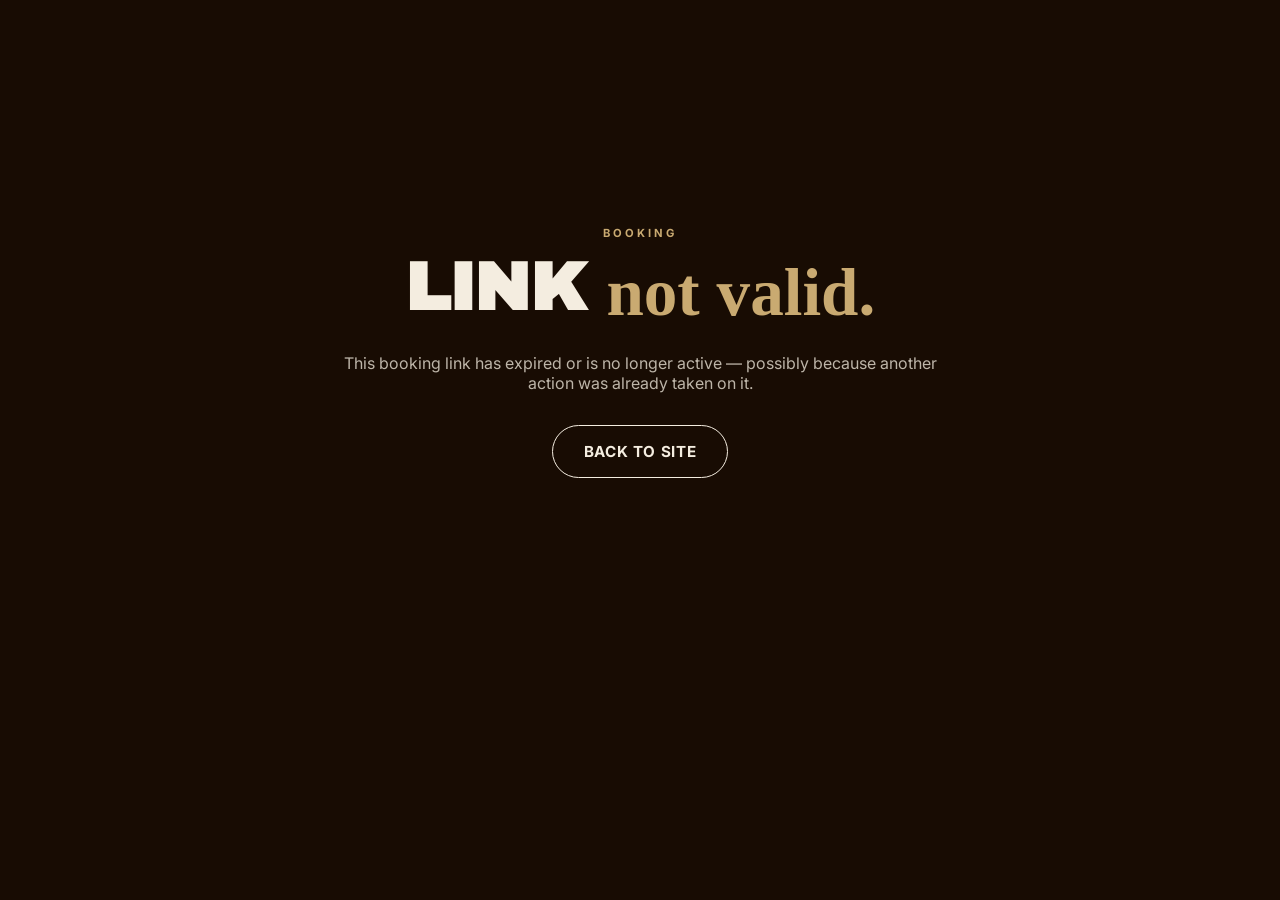
<file: booking-bad-link.html>
<!DOCTYPE html>
<html lang="en">
<head>
<link rel="icon" type="image/svg+xml" href="/favicon.svg">
<meta charset="UTF-8">
<meta name="viewport" content="width=device-width,initial-scale=1.0">
<meta name="robots" content="noindex,nofollow">
<title>Link no longer valid — KnK Inn</title>
<link href="https://fonts.googleapis.com/css2?family=Archivo+Black&family=Inter:wght@400;500;600;700&display=swap" rel="stylesheet">
<link rel="stylesheet" href="assets/css/styles.css?v=12">
</head>
<body>
<section class="section" style="min-height:80vh;display:flex;align-items:center;padding-top:6rem;">
  <div class="container" style="text-align:center;max-width:640px;">
    <span class="eyebrow">Booking</span>
    <h1 class="display-lg">Link <em>not valid.</em></h1>
    <p style="margin:2rem 0;color:var(--cream-dim);">This booking link has expired or is no longer active — possibly because another action was already taken on it.</p>
    <a href="index.php" class="btn-ghost">Back to site</a>
  </div>
</section>
</body>
</html>
</file>
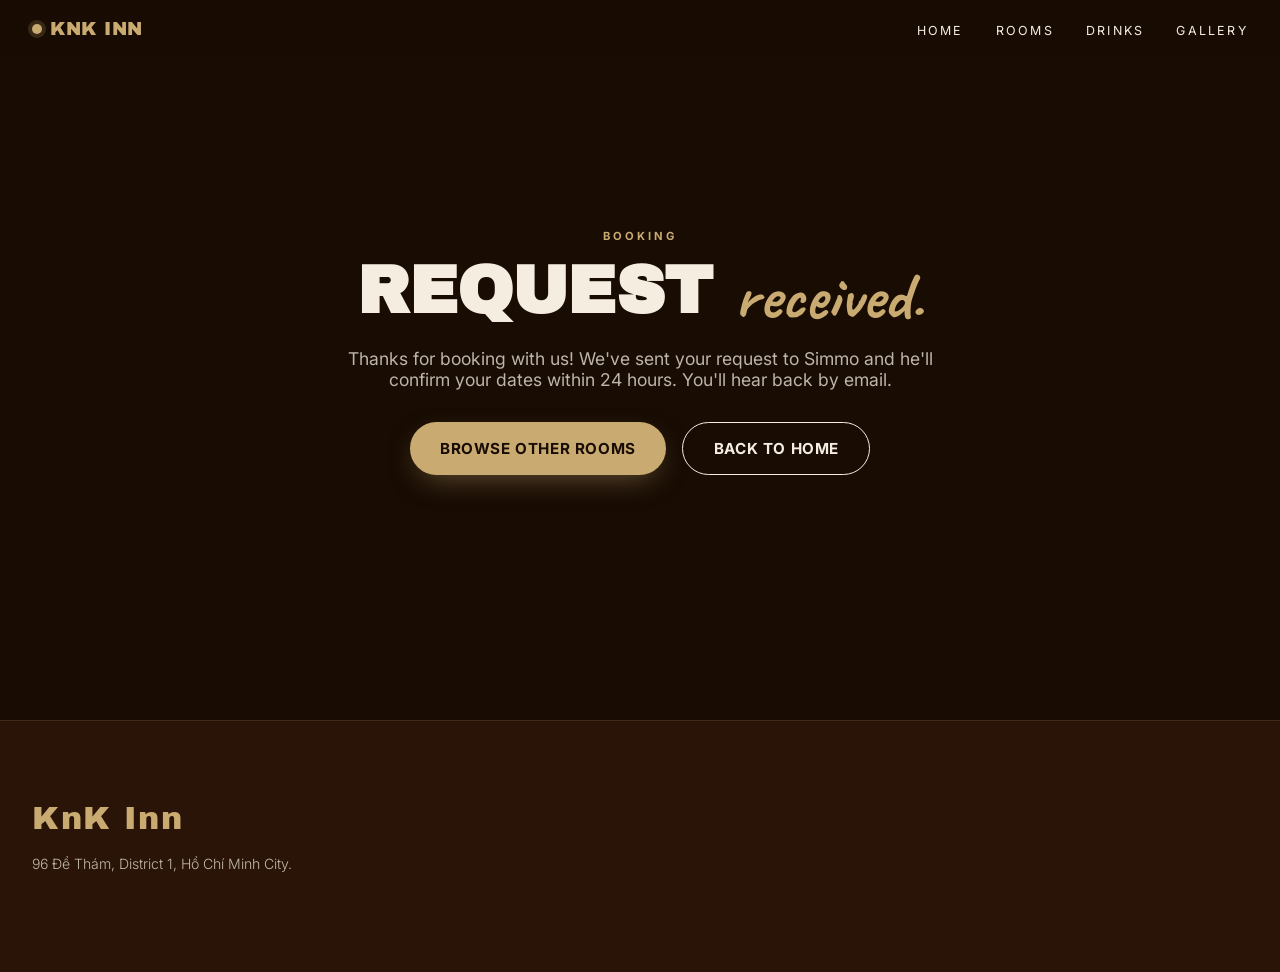
<file: booking-received.html>
<!DOCTYPE html>
<html lang="en">
<head>
<link rel="icon" type="image/svg+xml" href="/favicon.svg">
<meta charset="UTF-8">
<meta name="viewport" content="width=device-width,initial-scale=1.0">
<title>Booking request received — KnK Inn</title>
<link rel="preconnect" href="https://fonts.googleapis.com">
<link rel="preconnect" href="https://fonts.gstatic.com" crossorigin>
<link href="https://fonts.googleapis.com/css2?family=Archivo+Black&family=Inter:wght@400;500;600;700&family=Caveat:wght@700&display=swap" rel="stylesheet">
<link rel="stylesheet" href="assets/css/styles.css?v=12">
</head>
<body>
<nav id="nav">
  <div class="nav-inner">
    <a href="index.php" class="nav-logo">KnK Inn</a>
    <ul class="nav-links">
      <li><a href="index.php">Home</a></li>
      <li><a href="rooms.php">Rooms</a></li>
      <li><a href="drinks.php">Drinks</a></li>
      <li><a href="gallery.php">Gallery</a></li>
    </ul>
  </div>
</nav>

<section class="section" style="min-height:80vh;display:flex;align-items:center;padding-top:6rem;">
  <div class="container" style="text-align:center;max-width:640px;">
    <span class="eyebrow">Booking</span>
    <h1 class="display-lg">Request <em>received.</em></h1>
    <p style="margin:1.5rem 0;color:var(--cream-dim);font-size:1.1rem;">
      Thanks for booking with us! We've sent your request to Simmo and he'll confirm
      your dates within 24 hours. You'll hear back by email.
    </p>
    <p id="summary" style="margin:2rem 0;color:var(--cream-dim);"></p>
    <div class="hero-actions" style="justify-content:center;">
      <a href="rooms.php" class="btn-primary">Browse other rooms</a>
      <a href="index.php" class="btn-ghost">Back to home</a>
    </div>
  </div>
</section>

<footer>
  <div class="footer-inner">
    <div class="footer-brand"><h3>KnK Inn</h3><p>96 Đề Thám, District 1, Hồ Chí Minh City.</p></div>
  </div>
</footer>

<script>
  const q = new URLSearchParams(location.search);
  const nights = parseInt(q.get("nights") || "0", 10);
  const total = q.get("total") || "";
  if (nights || total) {
    const bits = [];
    if (nights) bits.push(nights + " night" + (nights === 1 ? "" : "s"));
    if (total)  bits.push("Estimated total " + total);
    document.getElementById("summary").textContent = bits.join(" · ");
  }
</script>
</body>
</html>
</file>
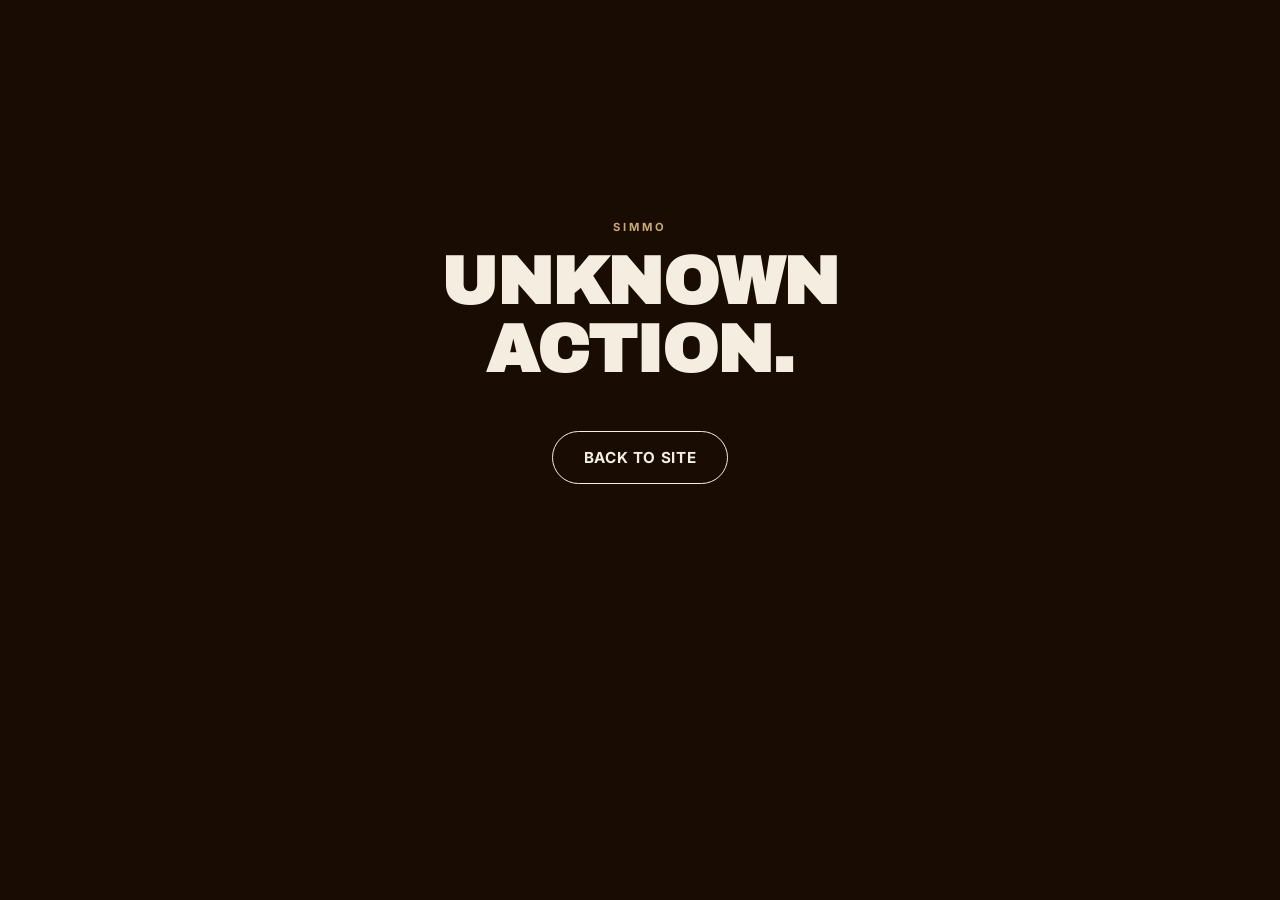
<file: booking-result.html>
<!DOCTYPE html>
<html lang="en">
<head>
<link rel="icon" type="image/svg+xml" href="/favicon.svg">
<meta charset="UTF-8">
<meta name="viewport" content="width=device-width,initial-scale=1.0">
<meta name="robots" content="noindex,nofollow">
<title>Booking action — KnK Inn</title>
<link href="https://fonts.googleapis.com/css2?family=Archivo+Black&family=Inter:wght@400;500;600;700&display=swap" rel="stylesheet">
<link rel="stylesheet" href="assets/css/styles.css?v=12">
</head>
<body>
<section class="section" style="min-height:80vh;display:flex;align-items:center;padding-top:6rem;">
  <div class="container" style="text-align:center;max-width:640px;">
    <span class="eyebrow">Simmo</span>
    <h1 class="display-lg" id="heading">Done.</h1>
    <p id="detail" style="margin:2rem 0;color:var(--cream-dim);font-size:1.1rem;"></p>
    <p style="margin-top:3rem;">
      <a href="index.php" class="btn-ghost">Back to site</a>
    </p>
  </div>
</section>

<script>
  const q = new URLSearchParams(location.search);
  const action  = q.get("action");
  const room    = q.get("room") || "";
  const guest   = q.get("guest") || "the guest";
  const checkin = q.get("checkin") || "";
  const checkout= q.get("checkout") || "";
  const h1 = document.getElementById("heading");
  const p  = document.getElementById("detail");
  if (action === "confirm") {
    h1.innerHTML = "Booking <em>confirmed.</em>";
    p.textContent = `Those dates (${checkin} → ${checkout}) for ${room.toUpperCase()} are now locked on the calendar. ${guest} will get an automated email.`;
  } else if (action === "decline") {
    h1.innerHTML = "Booking <em>declined.</em>";
    p.textContent = `Dates are open again. ${guest}'s request has been marked declined — please email them back if you want to explain.`;
  } else {
    h1.textContent = "Unknown action.";
  }
</script>
</body>
</html>
</file>
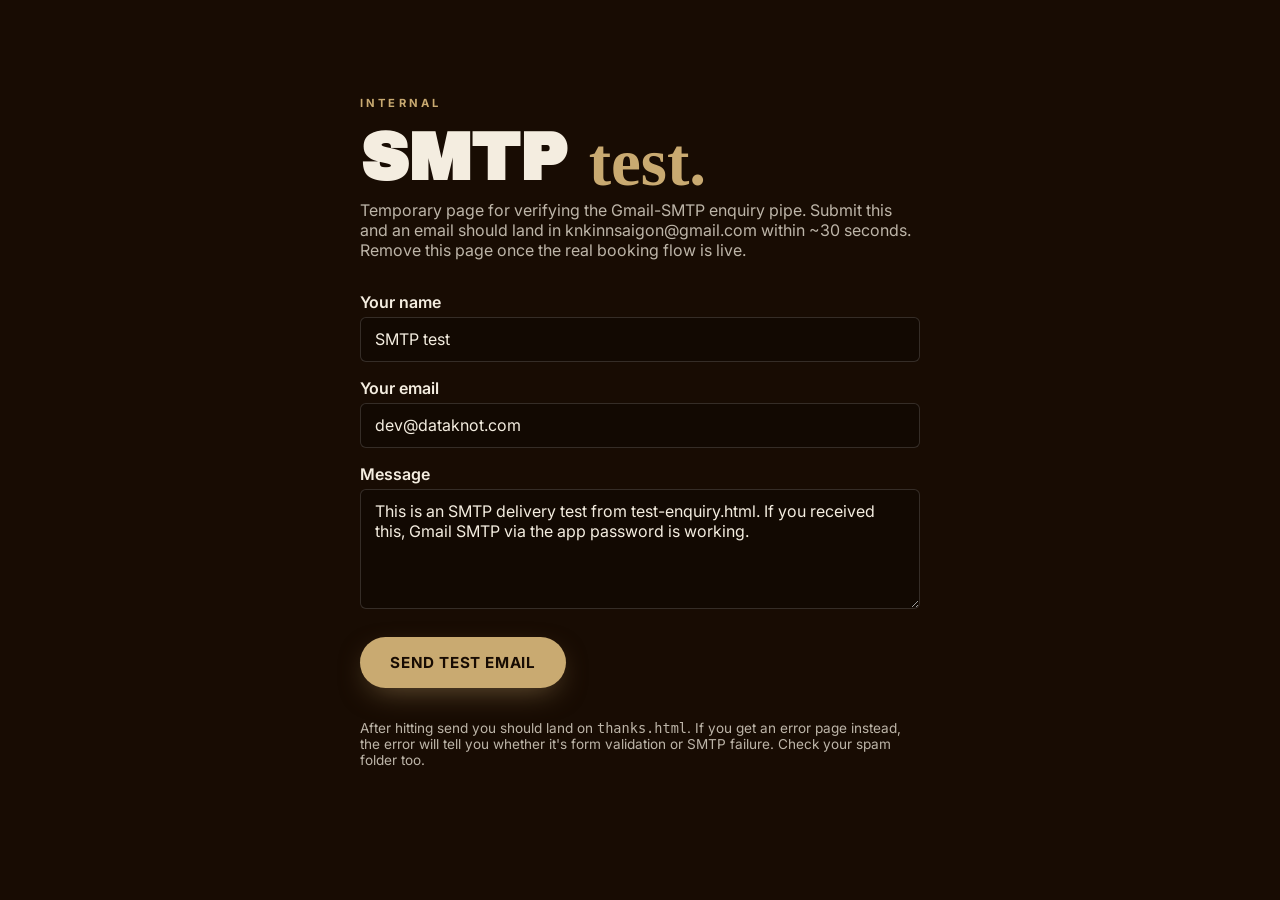
<file: test-enquiry.html>
<!DOCTYPE html>
<html lang="en">
<head>
<link rel="icon" type="image/svg+xml" href="/favicon.svg">
<meta charset="UTF-8">
<meta name="viewport" content="width=device-width,initial-scale=1.0">
<meta name="robots" content="noindex,nofollow">
<title>SMTP test — KnK Inn</title>
<link rel="preconnect" href="https://fonts.googleapis.com">
<link rel="preconnect" href="https://fonts.gstatic.com" crossorigin>
<link href="https://fonts.googleapis.com/css2?family=Archivo+Black&family=Inter:wght@400;500;600;700&display=swap" rel="stylesheet">
<link rel="stylesheet" href="assets/css/styles.css?v=12">
<style>
  body { padding: 6rem 1rem; }
  .test-wrap { max-width: 560px; margin: 0 auto; }
  .test-wrap h1 { margin-bottom: 0.5rem; }
  .test-wrap p.lead { color: var(--cream-dim); margin-bottom: 2rem; }
  .test-form label { display: block; margin: 1rem 0 0.35rem; font-weight: 600; }
  .test-form input, .test-form textarea {
    width: 100%; padding: 0.7rem 0.9rem; border-radius: 6px;
    border: 1px solid rgba(255,255,255,0.15); background: rgba(0,0,0,0.25);
    color: var(--cream); font-family: inherit; font-size: 1rem;
  }
  .test-form textarea { min-height: 120px; resize: vertical; }
  .test-form button { margin-top: 1.5rem; }
  .hp { position: absolute; left: -9999px; top: auto; width: 1px; height: 1px; overflow: hidden; }
</style>
</head>
<body>

<div class="test-wrap">
  <span class="eyebrow">Internal</span>
  <h1 class="display-lg">SMTP <em>test.</em></h1>
  <p class="lead">Temporary page for verifying the Gmail-SMTP enquiry pipe. Submit this and an email should land in knkinnsaigon@gmail.com within ~30 seconds. Remove this page once the real booking flow is live.</p>

  <form class="test-form" action="enquire.php" method="POST">
    <!-- Anti-spam fields intentionally omitted for this smoke test.
         Chrome autofill fills hidden "website" honeypot fields, which would
         trigger enquire.php's silent-bot path and skip SMTP entirely. -->

    <label for="name">Your name</label>
    <input type="text" id="name" name="name" required maxlength="100" value="SMTP test">

    <label for="email">Your email</label>
    <input type="email" id="email" name="email" required maxlength="120" value="dev@dataknot.com">

    <label for="message">Message</label>
    <textarea id="message" name="message" required maxlength="2000">This is an SMTP delivery test from test-enquiry.html. If you received this, Gmail SMTP via the app password is working.</textarea>

    <button type="submit" class="btn-primary">Send test email</button>
  </form>

  <p style="margin-top:2rem;font-size:0.85rem;color:var(--cream-dim);">
    After hitting send you should land on <code>thanks.html</code>. If you get an error page instead, the error will tell you whether it's form validation or SMTP failure. Check your spam folder too.
  </p>
</div>

</body>
</html>
</file>
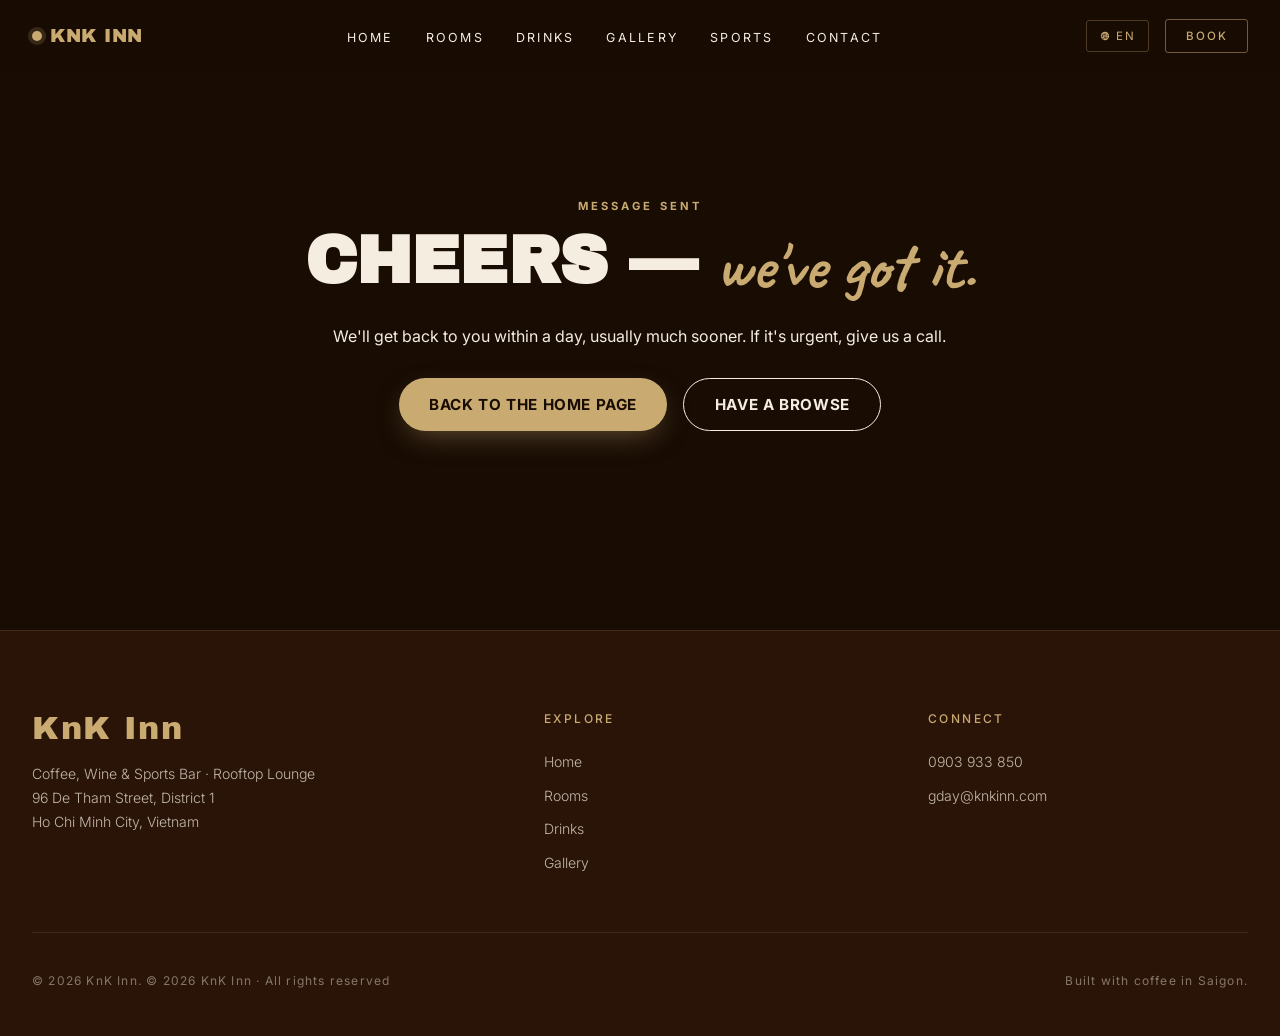
<file: thanks.html>
<!DOCTYPE html>
<html lang="en">
<head>
<link rel="icon" type="image/svg+xml" href="/favicon.svg">
<meta charset="UTF-8">
<meta name="viewport" content="width=device-width,initial-scale=1.0">
<title>Thank you — KnK Inn</title>
<meta name="description" content="Your enquiry has been sent to KnK Inn. We'll be in touch soon.">
<link rel="preconnect" href="https://fonts.googleapis.com">
<link rel="preconnect" href="https://fonts.gstatic.com" crossorigin>
<link href="https://fonts.googleapis.com/css2?family=Archivo+Black&family=Inter:wght@400;500;600;700&family=Caveat:wght@700&display=swap" rel="stylesheet">
<link rel="stylesheet" href="assets/css/styles.css?v=12">
</head>
<body>

<!-- NAV -->
<nav id="nav">
  <div class="nav-inner">
    <a href="index.php" class="nav-logo">KnK Inn</a>
    <ul class="nav-links">
      <li><a href="index.php" data-i18n="nav.home">Home</a></li>
      <li><a href="rooms.php" data-i18n="nav.rooms">Rooms</a></li>
      <li><a href="drinks.php" data-i18n="nav.drinks">Drinks</a></li>
      <li><a href="gallery.php" data-i18n="nav.gallery">Gallery</a></li>
      <li><a href="index.php#sports" data-i18n="nav.sports">Sports</a></li>
      <li><a href="index.php#contact" data-i18n="nav.contact">Contact</a></li>
    </ul>
    <div class="nav-right">
      <div data-lang-switch></div>
      <a href="index.php#contact" class="nav-cta" data-i18n="nav.book">Book</a>
    </div>
    <button class="hamburger" aria-label="Menu" aria-expanded="false">
      <span></span><span></span><span></span>
    </button>
  </div>
</nav>

<div class="mobile-menu">
  <a href="index.php" data-i18n="nav.home">Home</a>
  <a href="rooms.php" data-i18n="nav.rooms">Rooms</a>
  <a href="drinks.php" data-i18n="nav.drinks">Drinks</a>
  <a href="gallery.php" data-i18n="nav.gallery">Gallery</a>
  <a href="index.php#sports" data-i18n="nav.sports">Sports</a>
  <a href="index.php#contact" data-i18n="nav.contact">Contact</a>
</div>

<section class="section" style="min-height:70vh;display:flex;align-items:center;">
  <div class="container" style="text-align:center;max-width:720px;">
    <span class="eyebrow" data-i18n="thanks.eyebrow">Message sent</span>
    <h1 class="display-lg" data-i18n="thanks.title">Cheers — <em>we've got it.</em></h1>
    <p data-i18n="thanks.p1" style="margin:2rem 0;">We'll get back to you within a day, usually much sooner. If it's urgent, give us a call on <a href="tel:+84903933850">0903 933 850</a>.</p>
    <div class="hero-actions" style="justify-content:center;">
      <a href="index.php" class="btn-primary" data-i18n="thanks.btn1">Back to the home page</a>
      <a href="gallery.php" class="btn-ghost" data-i18n="thanks.btn2">Have a browse</a>
    </div>
  </div>
</section>

<!-- FOOTER -->
<footer>
  <div class="footer-inner">
    <div class="footer-brand">
      <h3>KnK Inn</h3>
      <p data-i18n="footer.tagline">Aussie pub style · Saigon heart.<br>96 Đề Thám, Cầu Ông Lãnh, Hồ Chí Minh 70000, Vietnam.</p>
    </div>
    <div class="footer-col">
      <h4 data-i18n="footer.explore">Explore</h4>
      <a href="index.php" data-i18n="nav.home">Home</a>
      <a href="rooms.php" data-i18n="nav.rooms">Rooms</a>
      <a href="drinks.php" data-i18n="nav.drinks">Drinks</a>
      <a href="gallery.php" data-i18n="nav.gallery">Gallery</a>
    </div>
    <div class="footer-col">
      <h4 data-i18n="footer.connect">Connect</h4>
      <a href="tel:+84903933850">0903 933 850</a>
      <a href="mailto:gday@knkinn.com">gday@knkinn.com</a>
    </div>
  </div>
  <div class="footer-bottom">
    <span>© <span data-year>2026</span> KnK Inn. <span data-i18n="footer.rights">All rights reserved.</span></span>
    <span data-i18n="footer.madeWith">Built with coffee in Saigon.</span>
  </div>
</footer>

<script src="assets/js/i18n.js?v=12"></script>
<script src="assets/js/main.js?v=12"></script>
</body>
</html>
</file>
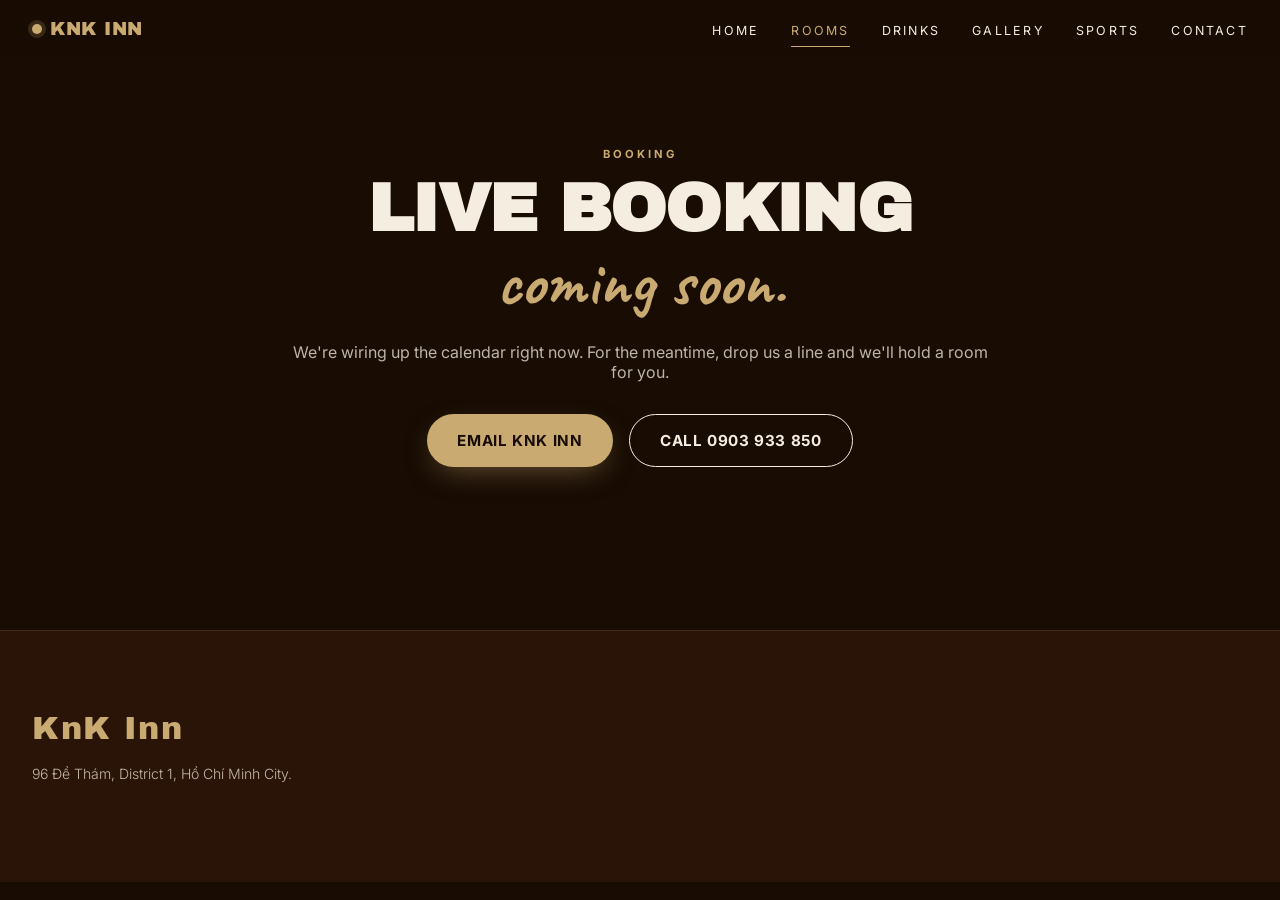
<file: rooms/_coming_soon.html>
<!DOCTYPE html>
<html lang="en">
<head>
<meta charset="UTF-8">
<meta name="viewport" content="width=device-width,initial-scale=1.0">
<title>Booking coming soon — KnK Inn</title>
<link rel="preconnect" href="https://fonts.googleapis.com">
<link rel="preconnect" href="https://fonts.gstatic.com" crossorigin>
<link href="https://fonts.googleapis.com/css2?family=Archivo+Black&family=Inter:wght@400;500;600;700&family=Caveat:wght@700&display=swap" rel="stylesheet">
<link rel="stylesheet" href="../assets/css/styles.css?v=12">
</head>
<body>
<nav id="nav">
  <div class="nav-inner">
    <a href="../index.php" class="nav-logo">KnK Inn</a>
    <ul class="nav-links">
      <li><a href="../index.php">Home</a></li>
      <li><a href="../rooms.php" class="active">Rooms</a></li>
      <li><a href="../drinks.php">Drinks</a></li>
      <li><a href="../gallery.php">Gallery</a></li>
      <li><a href="../index.php#sports">Sports</a></li>
      <li><a href="../index.php#contact">Contact</a></li>
    </ul>
  </div>
</nav>

<section class="section" style="min-height:70vh;display:flex;align-items:center;padding-top:6rem;">
  <div class="container" style="text-align:center;max-width:720px;">
    <span class="eyebrow">Booking</span>
    <h1 class="display-lg">Live booking <em>coming soon.</em></h1>
    <p style="margin:2rem 0;color:var(--cream-dim);">We're wiring up the calendar right now. For the meantime, drop us a line and we'll hold a room for you.</p>
    <div class="hero-actions" style="justify-content:center;">
      <a href="mailto:gday@knkinn.com?subject=Room%20enquiry" class="btn-primary">Email KnK Inn</a>
      <a href="tel:+84903933850" class="btn-ghost">Call 0903 933 850</a>
    </div>
  </div>
</section>

<footer>
  <div class="footer-inner">
    <div class="footer-brand"><h3>KnK Inn</h3><p>96 Đề Thám, District 1, Hồ Chí Minh City.</p></div>
  </div>
</footer>
</body>
</html>
</file>
<file: assets/css/styles.css>
/* ═══════════════════════════════════════════
   KnK Inn — Shared Stylesheet
═══════════════════════════════════════════ */
*, *::before, *::after { box-sizing: border-box; margin: 0; padding: 0; }

:root {
  --brown-deep: #180c03;
  --brown-dark: #2a1408;
  --brown-mid:  #3d1f0d;
  --brown-warm: #5a2e12;
  --gold:       #c9aa71;
  --gold-light: #e2c98a;
  --gold-pale:  #f0deb0;
  --cream:      #f4ede0;
  --cream-dim:  rgba(244,237,224,0.75);
  --cream-faint:rgba(244,237,224,0.45);
  --white:      #ffffff;
  --ease-out:   cubic-bezier(0.16, 1, 0.3, 1);
}

html { scroll-behavior: smooth; font-size: 16px; }

body {
  font-family: 'Inter', sans-serif;
  background: var(--brown-deep);
  color: var(--cream);
  overflow-x: hidden;
  -webkit-font-smoothing: antialiased;
  min-height: 100vh;
}

::-webkit-scrollbar { width: 6px; }
::-webkit-scrollbar-track { background: var(--brown-dark); }
::-webkit-scrollbar-thumb { background: var(--brown-warm); border-radius: 3px; }

/* Typography — bold display with Caveat accent, Inter for body (mashup v4) */
.serif { font-family: 'Archivo Black', 'Inter', sans-serif; }
.eyebrow {
  font-size: 0.7rem; letter-spacing: 0.28em; text-transform: uppercase;
  color: var(--gold); font-weight: 700; display: block; margin-bottom: 0.9rem;
  font-family: 'Inter', sans-serif;
}
.display-xl {
  font-family: 'Archivo Black', 'Inter', sans-serif;
  font-size: clamp(3.2rem, 10vw, 8rem);
  font-weight: 900; line-height: 0.88; color: var(--white);
  letter-spacing: -0.02em; text-transform: uppercase;
}
.display-xl em {
  color: var(--gold); font-family: 'Caveat', cursive; font-weight: 700;
  font-style: normal; text-transform: none; letter-spacing: 0;
  display: inline-block; transform: translateY(0.08em);
}
.display-lg {
  font-family: 'Archivo Black', 'Inter', sans-serif;
  font-size: clamp(2.1rem, 5.5vw, 4.2rem);
  font-weight: 900; line-height: 1; color: var(--cream);
  letter-spacing: -0.01em; text-transform: uppercase;
}
.display-lg em {
  color: var(--gold); font-family: 'Caveat', cursive; font-weight: 700;
  font-style: normal; text-transform: none; letter-spacing: 0;
  display: inline-block; transform: translateY(0.08em);
}
.display-md {
  font-family: 'Archivo Black', 'Inter', sans-serif;
  font-size: clamp(1.5rem, 3vw, 2.1rem);
  font-weight: 900; line-height: 1.15; color: var(--cream);
  letter-spacing: -0.005em;
}
.display-md em {
  color: var(--gold); font-family: 'Caveat', cursive; font-weight: 700;
  font-style: normal;
}

/* NAV */
#nav {
  position: fixed; top: 0; left: 0; right: 0; z-index: 100;
  padding: 1.2rem 2rem; transition: all 0.4s var(--ease-out);
  background: linear-gradient(180deg, rgba(24,12,3,0.85), rgba(24,12,3,0));
}
#nav.scrolled {
  background: rgba(24,12,3,0.85); backdrop-filter: blur(12px);
  border-bottom: 1px solid rgba(201,170,113,0.12);
  padding: 0.8rem 2rem;
}
.nav-inner {
  max-width: 1400px; margin: 0 auto; display: flex; align-items: center;
  justify-content: space-between; gap: 1.2rem;
}
.nav-logo {
  font-family: 'Archivo Black', 'Inter', sans-serif; font-size: 1.5rem; letter-spacing: 0.05em;
  color: var(--gold); text-decoration: none; letter-spacing: 0.04em;
  transition: color 0.3s;
}
.nav-logo:hover { color: var(--gold-light); }
.nav-links { list-style: none; display: flex; gap: 2rem; align-items: center; }
.nav-links a {
  color: var(--cream); text-decoration: none; font-size: 0.78rem;
  letter-spacing: 0.18em; text-transform: uppercase; position: relative;
  padding: 0.4rem 0; transition: color 0.3s;
}
.nav-links a::after {
  content: ''; position: absolute; left: 0; bottom: -2px; width: 100%;
  height: 1px; background: var(--gold); transform: scaleX(0);
  transform-origin: right; transition: transform 0.4s var(--ease-out);
}
.nav-links a:hover::after,
.nav-links a.active::after { transform: scaleX(1); transform-origin: left; }
.nav-links a:hover,
.nav-links a.active { color: var(--gold); }
.nav-cta {
  padding: 0.55rem 1.2rem; background: transparent;
  border: 1px solid rgba(201,170,113,0.5); color: var(--gold);
  font-size: 0.72rem; letter-spacing: 0.18em; text-transform: uppercase;
  text-decoration: none; font-weight: 500; transition: all 0.3s;
  border-radius: 3px;
}
.nav-cta:hover { background: var(--gold); color: var(--brown-deep); border-color: var(--gold); }

/* Language Switcher */
.lang-switch {
  position: relative; display: inline-block;
}
.lang-btn {
  background: transparent; border: 1px solid rgba(201,170,113,0.3);
  color: var(--gold); font-family: inherit; font-size: 0.72rem;
  letter-spacing: 0.15em; text-transform: uppercase; cursor: pointer;
  padding: 0.5rem 0.8rem; border-radius: 3px;
  transition: all 0.3s; display: flex; align-items: center; gap: 0.4rem;
}
.lang-btn:hover { border-color: var(--gold); background: rgba(201,170,113,0.08); }
.lang-btn svg { width: 10px; height: 10px; fill: currentColor; }
.lang-menu {
  position: absolute; top: calc(100% + 0.5rem); right: 0;
  background: rgba(40,20,8,0.98); backdrop-filter: blur(12px);
  border: 1px solid rgba(201,170,113,0.25); border-radius: 4px;
  min-width: 180px; padding: 0.4rem 0;
  opacity: 0; visibility: hidden; transform: translateY(-5px);
  transition: all 0.3s var(--ease-out); z-index: 200;
  box-shadow: 0 10px 30px rgba(0,0,0,0.5);
}
.lang-switch.open .lang-menu {
  opacity: 1; visibility: visible; transform: translateY(0);
}
.lang-option {
  display: block; padding: 0.55rem 1rem; color: var(--cream); cursor: pointer;
  font-size: 0.78rem; letter-spacing: 0.04em; transition: all 0.2s;
  text-decoration: none; border: none; background: transparent; width: 100%;
  text-align: left; font-family: inherit;
}
.lang-option:hover { background: rgba(201,170,113,0.1); color: var(--gold); }
.lang-option.active { color: var(--gold); font-weight: 500; }
.lang-option .lang-native { opacity: 0.6; margin-left: 0.3rem; font-size: 0.72rem; }

/* Hamburger (mobile) */
.hamburger {
  display: none; background: none; border: none; cursor: pointer;
  padding: 0.5rem; z-index: 102;
}
.hamburger span {
  display: block; width: 24px; height: 1.5px; background: var(--gold);
  margin: 5px 0; transition: all 0.3s;
}
.hamburger.open span:nth-child(1) { transform: translateY(6.5px) rotate(45deg); }
.hamburger.open span:nth-child(2) { opacity: 0; }
.hamburger.open span:nth-child(3) { transform: translateY(-6.5px) rotate(-45deg); }

.mobile-menu {
  position: fixed; inset: 0; background: rgba(24,12,3,0.98);
  backdrop-filter: blur(20px); display: flex; flex-direction: column;
  justify-content: center; align-items: center; gap: 1.6rem;
  z-index: 101; opacity: 0; visibility: hidden;
  transition: all 0.4s var(--ease-out);
}
.mobile-menu.open { opacity: 1; visibility: visible; }
.mobile-menu a {
  color: var(--cream); text-decoration: none; font-weight: 300;
  font-family: 'Archivo Black', 'Inter', sans-serif; font-size: 1.8rem;
  letter-spacing: 0.05em; transition: color 0.3s;
}
.mobile-menu a:hover { color: var(--gold); }

/* Buttons */
.btn-primary {
  display: inline-block; padding: 1rem 2.3rem; background: var(--gold);
  color: var(--brown-deep); text-decoration: none; font-weight: 500;
  font-size: 0.78rem; letter-spacing: 0.22em; text-transform: uppercase;
  border-radius: 3px; transition: all 0.3s var(--ease-out);
  border: 1px solid var(--gold);
}
.btn-primary:hover { background: transparent; color: var(--gold); transform: translateY(-2px); }
.btn-ghost {
  display: inline-block; padding: 1rem 2.3rem; background: transparent;
  color: var(--cream); text-decoration: none; font-weight: 500;
  font-size: 0.78rem; letter-spacing: 0.22em; text-transform: uppercase;
  border: 1px solid rgba(244,237,224,0.3); border-radius: 3px;
  transition: all 0.3s var(--ease-out);
}
.btn-ghost:hover { border-color: var(--cream); transform: translateY(-2px); }

/* Section */
.section { padding: 7rem 2rem; position: relative; }
.container { max-width: 1400px; margin: 0 auto; }
.container-narrow { max-width: 1100px; margin: 0 auto; padding: 0 24px; }

/* Page header (internal pages) */
.page-header {
  padding: 10rem 2rem 4rem; text-align: center;
  background: linear-gradient(180deg, var(--brown-dark) 0%, var(--brown-deep) 100%);
  border-bottom: 1px solid rgba(201,170,113,0.15);
}
.page-header h1 { margin-top: 0.5rem; }
.page-header p {
  color: var(--cream-dim); font-size: 1rem; margin-top: 1.3rem;
  max-width: 620px; margin-left: auto; margin-right: auto; line-height: 1.7;
  font-weight: 300;
}

/* Reveal */
.reveal { opacity: 0; transform: translateY(30px); transition: all 0.8s var(--ease-out); }
.reveal.visible { opacity: 1; transform: translateY(0); }
.reveal-delay-1 { transition-delay: 0.1s; }
.reveal-delay-2 { transition-delay: 0.2s; }
.reveal-delay-3 { transition-delay: 0.3s; }
.reveal-delay-4 { transition-delay: 0.4s; }

/* Hero (home) */
#hero {
  position: relative; height: 100vh; min-height: 640px;
  overflow: hidden; color: var(--white);
}
.hero-slides { position: absolute; inset: 0; }
.hero-slide {
  position: absolute; inset: 0; opacity: 0;
  transition: opacity 1.5s var(--ease-out);
}
.hero-slide.active { opacity: 1; }
.hero-slide img {
  width: 100%; height: 100%; object-fit: cover;
  animation: heroZoom 8s ease-in-out infinite alternate;
}
@keyframes heroZoom {
  0% { transform: scale(1.02); }
  100% { transform: scale(1.15); }
}
.hero-overlay {
  position: absolute; inset: 0;
  background: linear-gradient(180deg, rgba(24,12,3,0.4) 0%, rgba(24,12,3,0.55) 50%, rgba(24,12,3,0.85) 100%);
  z-index: 1;
}
.hero-content {
  position: relative; z-index: 2; height: 100%;
  display: flex; flex-direction: column; justify-content: center;
  padding: 0 2rem; max-width: 1400px; margin: 0 auto;
  animation: heroFadeUp 1.4s var(--ease-out);
}
@keyframes heroFadeUp {
  from { opacity: 0; transform: translateY(30px); }
  to   { opacity: 1; transform: translateY(0); }
}
.hero-badge {
  display: inline-flex; align-items: center; gap: 0.5rem;
  padding: 0.5rem 1rem; border: 1px solid rgba(201,170,113,0.4);
  border-radius: 30px; font-size: 0.7rem; letter-spacing: 0.25em;
  text-transform: uppercase; color: var(--gold); width: fit-content;
  margin-bottom: 1.8rem; background: rgba(201,170,113,0.06);
}
.hero-badge-dot {
  display: inline-block; width: 6px; height: 6px; border-radius: 50%;
  background: var(--gold); animation: pulse 2s infinite;
}
@keyframes pulse {
  0%,100% { opacity: 1; transform: scale(1); }
  50% { opacity: 0.4; transform: scale(1.3); }
}
.hero-title { margin-bottom: 1.8rem; }
.hero-desc {
  max-width: 520px; margin-bottom: 2.6rem;
  font-size: 1.05rem; color: var(--cream-dim); line-height: 1.75;
  font-weight: 300;
}
.hero-actions { display: flex; gap: 1rem; flex-wrap: wrap; }
.hero-dots {
  position: absolute; bottom: 2rem; right: 2rem; display: flex; gap: 0.6rem;
  z-index: 3;
}
.hero-dot {
  width: 28px; height: 2px; background: rgba(244,237,224,0.3);
  cursor: pointer; transition: all 0.3s;
}
.hero-dot.active { background: var(--gold); width: 48px; }

/* Ticker */
#ticker {
  background: var(--gold); color: var(--brown-deep);
  padding: 0.9rem 0; overflow: hidden; white-space: nowrap;
  border-top: 1px solid var(--gold-light); border-bottom: 1px solid var(--gold-light);
}
.ticker-inner {
  display: inline-flex; animation: tickerMove 50s linear infinite;
  gap: 3rem; padding-left: 3rem;
}
@keyframes tickerMove {
  from { transform: translateX(0); }
  to { transform: translateX(-50%); }
}
.ticker-inner span {
  font-size: 0.78rem; letter-spacing: 0.25em; text-transform: uppercase;
  font-weight: 500; flex-shrink: 0;
}
.ticker-inner span::after { content: '·'; margin-left: 3rem; opacity: 0.6; }

/* Aussie Pub callout */
.aussie-strip {
  background: linear-gradient(135deg, rgba(0,30,70,0.95), rgba(180,20,30,0.9));
  padding: 1rem 2rem; position: relative; overflow: hidden;
  text-align: center; border-top: 1px solid rgba(255,255,255,0.15);
  border-bottom: 1px solid rgba(255,255,255,0.15);
}
.aussie-strip::before {
  content: ''; position: absolute; inset: 0;
  background: radial-gradient(circle at 20% 50%, rgba(255,255,255,0.1), transparent 60%);
}
.aussie-strip p {
  position: relative; z-index: 2; color: var(--white);
  font-size: 0.88rem; letter-spacing: 0.18em; text-transform: uppercase;
  font-weight: 500;
}
.aussie-strip em {
  font-style: normal; color: var(--gold-pale);
  font-family: 'Caveat', cursive; font-weight: 700;
  font-size: 1.05rem; letter-spacing: 0.04em; text-transform: none;
  margin: 0 0.4rem;
}

/* About */
.about-wrap { display: grid; grid-template-columns: 1fr 1fr; gap: 5rem; align-items: center; }
.about-images {
  position: relative; aspect-ratio: 1 / 1.1; width: 100%;
}
.about-img-main {
  position: absolute; inset: 0 0 0 20%;
  width: 80%; height: 100%; object-fit: cover; border-radius: 3px;
  box-shadow: 0 30px 60px rgba(0,0,0,0.5);
}
.about-img-inset {
  position: absolute; bottom: 10%; left: 0; width: 45%; height: 45%;
  object-fit: cover; border-radius: 3px; border: 6px solid var(--brown-deep);
  box-shadow: 0 20px 40px rgba(0,0,0,0.5);
}
.about-content .stat-row { display: grid; grid-template-columns: repeat(3,1fr); gap: 2rem; margin: 3rem 0; }
.stat-item { text-align: left; }
.stat-num {
  font-family: 'Archivo Black', 'Inter', sans-serif; font-size: 3rem; font-weight: 900;
  color: var(--gold); line-height: 1; display: block;
}
.stat-label {
  font-size: 0.65rem; letter-spacing: 0.2em; text-transform: uppercase;
  color: var(--cream-dim); margin-top: 0.5rem;
}
.about-content p {
  color: var(--cream-dim); line-height: 1.8; font-size: 0.95rem;
  margin-bottom: 1.3rem; font-weight: 300;
}

/* Features — compact 4-across cards that don't stretch the width */
.features-grid {
  display: grid;
  grid-template-columns: repeat(4, minmax(0, 1fr));
  gap: 1.25rem;
  max-width: 1100px;
  margin-left: auto;
  margin-right: auto;
}
.feature-card {
  background: var(--brown-dark); padding: 2rem 1.8rem; border-radius: 14px;
  border: 1px solid rgba(201,170,113,0.18); position: relative; overflow: hidden;
  transition: all 0.5s var(--ease-out); cursor: default;
}
.feature-card::before {
  content: ""; position: absolute; inset: auto 0 0 0; height: 3px;
  background: var(--gold);
  transform: scaleX(0); transform-origin: left;
  transition: transform 0.4s var(--ease-out);
}
.feature-card:hover {
  border-color: rgba(201,170,113,0.4); transform: translateY(-6px);
  box-shadow: 0 20px 40px rgba(0,0,0,0.5);
}
.feature-card:hover::before { transform: scaleX(1); }
.feature-num {
  font-family: 'Archivo Black', 'Inter', sans-serif; font-size: 2.4rem; font-weight: 900;
  color: var(--gold); line-height: 1; margin-bottom: 1.2rem; letter-spacing: -0.03em;
}
.feature-card:nth-child(2) .feature-num { color: #e2c98a; }
.feature-card:nth-child(3) .feature-num { color: #c97f55; }
.feature-card:nth-child(4) .feature-num { color: #9ed7c5; }
.feature-title {
  font-family: 'Archivo Black', 'Inter', sans-serif; font-size: 1.35rem; font-weight: 900;
  color: var(--cream); margin-bottom: 0.6rem; letter-spacing: 0.01em;
  text-transform: none;
}
.feature-desc {
  color: var(--cream-dim); font-size: 0.92rem; line-height: 1.55; font-weight: 400;
}
@media (max-width: 520px) { .features-grid { grid-template-columns: 1fr; } }
/* Photo strip — varied-aspect tile grid (POC-style), rounded corners */
.photo-strip {
  display: grid;
  grid-template-columns: repeat(4, 1fr);
  grid-auto-rows: 220px;
  grid-auto-flow: dense;
  gap: 14px;
  margin: 4rem auto 0;
  max-width: 1100px;
}
.photo-strip-item {
  overflow: hidden; border-radius: 14px; cursor: pointer; position: relative;
  background: var(--brown-dark);
}
.photo-strip-item img {
  width: 100%; height: 100%; object-fit: cover;
  transition: transform 0.7s var(--ease-out);
  display: block;
}
.photo-strip-item::after {
  content: ""; position: absolute; inset: 0;
  background: linear-gradient(180deg, transparent 60%, rgba(0,0,0,0.35) 100%);
  opacity: 0; transition: opacity 0.3s;
  pointer-events: none;
}
.photo-strip-item:hover::after { opacity: 1; }
.photo-strip-item:hover img { transform: scale(1.06); }
.photo-strip-item:nth-child(1) { grid-column: span 2; grid-row: span 2; }
.photo-strip-item:nth-child(2) { grid-column: span 2; grid-row: span 1; }
.photo-strip-item:nth-child(3) { grid-column: span 1; grid-row: span 1; }
.photo-strip-item:nth-child(4) { grid-column: span 1; grid-row: span 1; }
@media (max-width: 900px) {
  .photo-strip { grid-template-columns: repeat(2, 1fr); grid-auto-rows: 180px; }
  .photo-strip-item:nth-child(1) { grid-column: span 2; grid-row: span 2; }
  .photo-strip-item:nth-child(2) { grid-column: span 2; grid-row: span 1; }
  .photo-strip-item:nth-child(3),
  .photo-strip-item:nth-child(4) { grid-column: span 1; grid-row: span 1; }
}
@media (max-width: 560px) {
  .photo-strip { grid-template-columns: 1fr; grid-auto-rows: 200px; }
  .photo-strip-item:nth-child(1),
  .photo-strip-item:nth-child(2),
  .photo-strip-item:nth-child(3),
  .photo-strip-item:nth-child(4) { grid-column: span 1; grid-row: span 1; }
}

/* Rooftop Garden feature section */
#rooftop {
  padding: 7rem 0; background: linear-gradient(180deg, var(--brown-deep) 0%, #0a0502 100%);
  position: relative; overflow: hidden;
}
#rooftop::before {
  content: ''; position: absolute; inset: 0;
  background: radial-gradient(circle at 70% 30%, rgba(201,170,113,0.05), transparent 50%);
}
.rooftop-wrap {
  max-width: 1400px; margin: 0 auto; padding: 0 2rem;
  display: grid; grid-template-columns: 1.1fr 1fr; gap: 5rem; align-items: center;
  position: relative; z-index: 2;
}
.rooftop-images { position: relative; }
.rooftop-main {
  width: 100%; aspect-ratio: 3/4; object-fit: cover; border-radius: 3px;
  box-shadow: 0 40px 80px rgba(0,0,0,0.55);
}
.rooftop-badge {
  position: absolute; top: -1.3rem; left: -1.3rem;
  background: var(--gold); color: var(--brown-deep);
  padding: 1rem 1.4rem; border-radius: 3px;
  font-family: 'Caveat', cursive; font-weight: 700;
  font-size: 1.1rem; font-weight: 500;
  box-shadow: 0 10px 30px rgba(0,0,0,0.4);
  transform: rotate(-3deg); z-index: 3;
}
.rooftop-copy p {
  color: var(--cream-dim); font-size: 1rem; line-height: 1.85;
  margin-bottom: 1.3rem; font-weight: 300;
}
.rooftop-highlights {
  list-style: none; margin-top: 2rem; padding: 0;
}
.rooftop-highlights li {
  padding: 0.9rem 0; border-bottom: 1px solid rgba(201,170,113,0.12);
  color: var(--cream); font-size: 0.9rem; letter-spacing: 0.02em;
  display: flex; align-items: center; gap: 0.9rem;
}
.rooftop-highlights li::before {
  content: ''; flex-shrink: 0; width: 6px; height: 6px; border-radius: 50%;
  background: var(--gold);
}

/* Gallery / Masonry */
.gallery-head {
  display: flex; justify-content: space-between; align-items: flex-end;
  margin-bottom: 3rem; flex-wrap: wrap; gap: 1.5rem;
}
.gallery-count {
  color: var(--gold); font-size: 0.8rem; letter-spacing: 0.2em;
  text-transform: uppercase;
}
.gallery-filter {
  display: flex; gap: 0.6rem; flex-wrap: wrap; margin-bottom: 2.5rem;
}
.gallery-chip {
  padding: 0.5rem 1rem; border: 1px solid rgba(201,170,113,0.3);
  background: rgba(201,170,113,0.03); color: var(--cream-dim);
  font-size: 0.68rem; letter-spacing: 0.15em; text-transform: uppercase;
  font-weight: 500; cursor: pointer; border-radius: 30px;
  transition: all 0.3s var(--ease-out); user-select: none; font-family: inherit;
}
.gallery-chip:hover { color: var(--gold); border-color: var(--gold); }
.gallery-chip.active {
  background: var(--gold); color: var(--brown-deep); border-color: var(--gold);
}
/* Gallery — CSS grid "masonry" with cropped tiles (kills baked-in borders) */
.masonry {
  display: grid;
  grid-template-columns: repeat(4, 1fr);
  grid-auto-rows: 220px;
  grid-auto-flow: dense;
  gap: 14px;
}
.masonry-item {
  position: relative;
  overflow: hidden;
  border-radius: 14px;
  cursor: pointer;
  background: var(--brown-dark);
}
.masonry-item img {
  width: 100%; height: 100%; display: block;
  object-fit: cover;
  transform: scale(1.08);  /* zoom crops baked-in white border strips (~3-4% wide) */
  transition: transform 0.7s var(--ease-out);
}
.masonry-item:hover img { transform: scale(1.14); }
/* Varied sizes so the grid feels alive, not uniform */
.masonry-item:nth-child(11n+1) { grid-column: span 2; grid-row: span 2; }
.masonry-item:nth-child(7n+3)  { grid-row: span 2; }
.masonry-item:nth-child(13n+5) { grid-column: span 2; }
.masonry-overlay {
  position: absolute; inset: 0;
  background: linear-gradient(180deg, transparent 55%, rgba(24,12,3,0.88));
  opacity: 0; transition: opacity 0.4s; pointer-events: none;
  display: flex; align-items: flex-end; padding: 1.2rem;
}
.masonry-item:hover .masonry-overlay { opacity: 1; }
.masonry-label {
  color: var(--cream); font-family: 'Archivo Black', 'Inter', sans-serif;
  font-size: 1.2rem; font-style: italic;
}

/* Lightbox */
#lightbox {
  position: fixed; inset: 0; background: rgba(0,0,0,0.96); z-index: 1000;
  display: flex; align-items: center; justify-content: center; padding: 2rem;
  opacity: 0; visibility: hidden; transition: all 0.3s;
}
#lightbox.open { opacity: 1; visibility: visible; }
.lb-img-wrap { max-width: 95%; max-height: 85%; position: relative; }
.lb-img-wrap img {
  max-width: 100%; max-height: 85vh; display: block;
  box-shadow: 0 30px 60px rgba(0,0,0,0.8);
}
.lb-close {
  position: absolute; top: 2rem; right: 2rem; background: none; border: none;
  color: var(--cream); font-size: 1.5rem; cursor: pointer; padding: 0.5rem;
  opacity: 0.7; transition: opacity 0.3s; z-index: 2;
}
.lb-close:hover { opacity: 1; }
.lb-nav {
  position: absolute; top: 50%; transform: translateY(-50%);
  background: rgba(201,170,113,0.1); border: 1px solid rgba(201,170,113,0.3);
  color: var(--gold); font-size: 1.3rem; padding: 1rem 1.3rem; cursor: pointer;
  border-radius: 50%; transition: all 0.3s; z-index: 2;
}
.lb-nav:hover { background: var(--gold); color: var(--brown-deep); }
#lbPrev { left: 2rem; }
#lbNext { right: 2rem; }
.lb-counter {
  position: absolute; bottom: 2rem; left: 50%; transform: translateX(-50%);
  color: var(--cream-dim); font-size: 0.8rem; letter-spacing: 0.2em;
  text-transform: uppercase; font-weight: 500;
}
.lb-progress {
  position: absolute; bottom: 0; left: 0; height: 2px; background: var(--gold);
  transition: width 0.3s;
}

/* Drinks */
.drinks-wrap { display: grid; grid-template-columns: 1fr 1.5fr; gap: 5rem; align-items: start; }
.drinks-categories { display: grid; grid-template-columns: 1fr 1fr; gap: 2.5rem 3rem; }
.drink-cat-title {
  font-family: 'Archivo Black', 'Inter', sans-serif; color: var(--gold);
  font-size: 1.3rem; font-weight: 400; padding-bottom: 0.5rem;
  border-bottom: 1px solid rgba(201,170,113,0.25); margin-bottom: 1rem;
  letter-spacing: 0.02em;
}
.drink-item {
  display: flex; justify-content: space-between; align-items: baseline;
  padding: 0.5rem 0; font-size: 0.88rem; color: var(--cream-dim);
  gap: 0.6rem; font-weight: 300;
}
.drink-name {
  white-space: nowrap; overflow: hidden; text-overflow: ellipsis;
}
.drink-price { color: var(--gold); font-weight: 500; white-space: nowrap; }
.drinks-img-stack { display: grid; grid-template-rows: 1fr 1fr; gap: 1rem; }
.drinks-img-stack img {
  width: 100%; height: 300px; object-fit: cover; border-radius: 3px;
}

/* Footer */
footer {
  padding: 5rem 2rem 3rem; background: var(--brown-dark);
  border-top: 1px solid rgba(201,170,113,0.15);
}
.footer-inner {
  max-width: 1400px; margin: 0 auto;
  display: grid; grid-template-columns: 1.4fr 1fr 1fr; gap: 4rem;
  margin-bottom: 3rem;
}
.footer-brand h3 {
  font-family: 'Archivo Black', 'Inter', sans-serif; color: var(--gold);
  font-size: 2rem; font-weight: 400; margin-bottom: 1rem; letter-spacing: 0.05em;
}
.footer-brand p { color: var(--cream-dim); font-size: 0.88rem; line-height: 1.7; font-weight: 300; }
.footer-col h4 {
  font-size: 0.75rem; letter-spacing: 0.2em; text-transform: uppercase;
  color: var(--gold); margin-bottom: 1.5rem; font-weight: 500;
}
.footer-col a, .footer-col p {
  display: block; color: var(--cream-dim); font-size: 0.88rem;
  text-decoration: none; margin-bottom: 0.6rem; transition: color 0.3s;
  font-weight: 300; line-height: 1.7;
}
.footer-col a:hover { color: var(--gold); }
.footer-bottom {
  max-width: 1400px; margin: 0 auto; padding-top: 2.5rem;
  border-top: 1px solid rgba(201,170,113,0.15);
  display: flex; justify-content: space-between; flex-wrap: wrap; gap: 1rem;
  font-size: 0.75rem; color: var(--cream-faint); letter-spacing: 0.1em;
}

/* CTA banner */
#cta-banner {
  position: relative; padding: 7rem 2rem; overflow: hidden; text-align: center;
}
.cta-banner-bg { position: absolute; inset: 0; }
.cta-banner-bg img { width: 100%; height: 100%; object-fit: cover; filter: brightness(0.35); }
.cta-banner-inner { position: relative; z-index: 2; max-width: 800px; margin: 0 auto; color: var(--cream); }
.cta-banner-inner h2 { margin-bottom: 2rem; }
.cta-banner-inner p { color: var(--cream-dim); font-size: 1rem; margin-bottom: 2.5rem; line-height: 1.8; font-weight: 300; }

/* Contact */
.contact-wrap { display: grid; grid-template-columns: 1fr 1.2fr; gap: 4rem; align-items: start; }
.info-block { margin-bottom: 2rem; }
.info-block-label {
  font-size: 0.65rem; letter-spacing: 0.25em; text-transform: uppercase;
  color: var(--gold); font-weight: 500; display: block; margin-bottom: 0.5rem;
}
.info-block-value { font-size: 1rem; color: var(--cream); line-height: 1.6; font-weight: 300; }
.info-block a { color: var(--cream); text-decoration: none; transition: color 0.3s; }
.info-block a:hover { color: var(--gold); }
.hours-table { width: 100%; margin: 2rem 0; border-collapse: collapse; }
.hours-table td {
  padding: 0.85rem 0; border-bottom: 1px solid rgba(201,170,113,0.12);
  font-size: 0.88rem; font-weight: 300;
}
.hours-table td:first-child { color: var(--cream-dim); }
.hours-table td:last-child { color: var(--gold); text-align: right; }
.contact-map-placeholder {
  display: block;
  width: 100%; height: 260px; background: var(--brown-dark);
  border: 1px solid rgba(201,170,113,0.2); border-radius: 3px;
  position: relative; overflow: hidden;
  text-decoration: none;
}
.map-inner {
  position: absolute; inset: 0;
  display: flex; flex-direction: column; justify-content: center; align-items: center;
  background: radial-gradient(circle, var(--brown-dark) 0%, var(--brown-deep) 100%);
  gap: 1rem;
}
.map-pin-ring {
  width: 44px; height: 44px; border: 2px solid var(--gold);
  border-radius: 50%; position: relative;
}
.map-pin-ring::before {
  content: ''; position: absolute; inset: 9px; background: var(--gold);
  border-radius: 50%; animation: pulse 2s infinite;
}
.map-address {
  color: var(--cream); text-align: center; line-height: 1.5;
  font-family: 'Inter', sans-serif; font-size: 0.95rem; font-weight: 500;
  letter-spacing: 0.02em;
  padding: 0 2rem; max-width: 28ch;
}
.map-link {
  padding: 0.7rem 1.4rem; border: 1px solid var(--gold); color: var(--gold);
  text-decoration: none; font-size: 0.72rem; letter-spacing: 0.2em;
  text-transform: uppercase; border-radius: 3px; transition: all 0.3s;
}
.map-link:hover { background: var(--gold); color: var(--brown-deep); }
.contact-photo-row { display: grid; grid-template-columns: 1fr 1fr; gap: 1rem; margin-top: 3rem; }
.contact-photo-row img { width: 100%; height: 180px; object-fit: cover; border-radius: 3px; }

/* Sports section */
#sports {
  background: linear-gradient(180deg, var(--brown-deep) 0%, var(--brown-dark) 50%, var(--brown-deep) 100%);
  position: relative;
}
#sports::before {
  content: ''; position: absolute; inset: 0;
  background: radial-gradient(circle at 20% 20%, rgba(201,170,113,0.06), transparent 50%),
              radial-gradient(circle at 80% 80%, rgba(201,170,113,0.04), transparent 50%);
  pointer-events: none;
}
.sports-head { text-align: center; margin-bottom: 3.5rem; position: relative; }
.sports-head h2 { margin-top: 0.5rem; }
.sports-sub {
  color: var(--cream-dim); font-size: 0.95rem; margin-top: 1.2rem;
  max-width: 620px; margin-left: auto; margin-right: auto; line-height: 1.7; font-weight: 300;
}
.sports-filter {
  display: flex; flex-wrap: wrap; gap: 0.6rem; justify-content: center;
  margin: 2.2rem 0 3rem; position: relative; z-index: 2;
}
.sport-pill {
  padding: 0.55rem 1.1rem; border: 1px solid rgba(201,170,113,0.3);
  background: rgba(201,170,113,0.03); color: var(--cream-dim);
  font-size: 0.72rem; letter-spacing: 0.15em; text-transform: uppercase;
  font-weight: 500; cursor: pointer; border-radius: 30px;
  transition: all 0.3s var(--ease-out); user-select: none; font-family: inherit;
}
.sport-pill:hover { color: var(--gold); border-color: var(--gold); }
.sport-pill.active { background: var(--gold); color: var(--brown-deep); border-color: var(--gold); }
.sports-grid {
  display: grid; grid-template-columns: repeat(auto-fill, minmax(320px, 1fr));
  gap: 1.2rem; position: relative; z-index: 2;
}
.sport-card {
  background: rgba(42,20,8,0.6); border: 1px solid rgba(201,170,113,0.15);
  padding: 1.4rem 1.4rem 1.3rem; border-radius: 4px;
  transition: all 0.35s var(--ease-out); position: relative;
  backdrop-filter: blur(8px);
}
.sport-card:hover {
  border-color: rgba(201,170,113,0.45); transform: translateY(-3px);
  box-shadow: 0 14px 30px rgba(0,0,0,0.35);
}
.sport-card-tag {
  display: inline-block; font-size: 0.62rem; letter-spacing: 0.22em;
  text-transform: uppercase; color: var(--gold); font-weight: 500;
  padding: 0.3rem 0.7rem; border: 1px solid rgba(201,170,113,0.35);
  border-radius: 30px; margin-bottom: 1rem;
}
.sport-card-date {
  font-family: 'Archivo Black', 'Inter', sans-serif; font-size: 1rem;
  color: var(--gold-light); margin-bottom: 0.3rem; font-style: italic; font-weight: 400;
}
.sport-card-kickoff {
  font-size: 0.78rem; color: var(--cream-dim); margin-bottom: 0.6rem;
  letter-spacing: 0.08em; font-weight: 500;
}
.sport-card-kickoff strong { color: var(--gold); font-weight: 500; }
.sport-card-title {
  font-family: 'Archivo Black', 'Inter', sans-serif; font-size: 1.45rem;
  font-weight: 400; color: var(--cream); line-height: 1.25; margin-bottom: 0.7rem;
}
.sport-card-meta {
  color: var(--cream-dim); font-size: 0.82rem; line-height: 1.6; font-weight: 300;
}
.sport-card-time {
  display: block; font-size: 0.75rem; color: var(--gold);
  margin-top: 0.9rem; letter-spacing: 0.1em;
  padding-top: 0.9rem; border-top: 1px solid rgba(201,170,113,0.15);
}
.sports-status {
  text-align: center; color: var(--cream-faint);
  font-size: 0.75rem; letter-spacing: 0.15em; text-transform: uppercase;
  margin-top: 2.5rem; font-weight: 500;
}
.sports-status .dot {
  display: inline-block; width: 6px; height: 6px; border-radius: 50%;
  background: var(--gold); margin-right: 0.5rem; vertical-align: middle;
  animation: pulse 2s infinite;
}
.sports-empty {
  grid-column: 1 / -1; text-align: center; padding: 3rem 1rem;
  color: var(--cream-faint); font-style: italic;
  font-family: 'Archivo Black', 'Inter', sans-serif; font-size: 1.2rem;
}

/* Rooms page */
.rooms-intro {
  max-width: 760px; margin: 0 auto 4rem; text-align: center;
  color: var(--cream-dim); font-size: 1rem; line-height: 1.85; font-weight: 300;
}
.rooms-grid {
  display: grid; grid-template-columns: repeat(auto-fill, minmax(340px, 1fr));
  gap: 1rem;
}
.room-card {
  overflow: hidden; border-radius: 3px; cursor: pointer; position: relative;
  aspect-ratio: 4 / 5; background: var(--brown-dark);
}
.room-card img { width: 100%; height: 100%; object-fit: cover; transition: transform 0.7s var(--ease-out); }
.room-card:hover img { transform: scale(1.05); }
.room-card-overlay {
  position: absolute; inset: 0;
  background: linear-gradient(180deg, transparent 55%, rgba(24,12,3,0.85));
  padding: 1.5rem; display: flex; flex-direction: column;
  justify-content: flex-end; pointer-events: none;
}
.room-card-name {
  color: var(--cream); font-family: 'Archivo Black', 'Inter', sans-serif;
  font-size: 1.3rem; font-style: italic;
}

/* Nav right side container (lang-switch + book CTA) */
.nav-right { display: flex; align-items: center; gap: 1rem; }

/* Rooms feature row */
.rooms-features {
  display: grid; grid-template-columns: repeat(4, 1fr); gap: 1.5rem;
  max-width: 1100px; margin: 0 auto;
}
.room-feat {
  display: flex; gap: 0.9rem; align-items: flex-start;
  padding: 1.2rem; background: rgba(42,20,8,0.5);
  border: 1px solid rgba(201,170,113,0.12); border-radius: 3px;
}
.room-feat-icon { font-size: 1.4rem; line-height: 1; margin-top: 0.2rem; }
.room-feat h4 {
  font-family: 'Archivo Black', 'Inter', sans-serif; font-size: 1.15rem;
  font-weight: 500; color: var(--cream); margin-bottom: 0.3rem;
}
.room-feat p {
  color: var(--cream-dim); font-size: 0.8rem; line-height: 1.5; font-weight: 300;
}
@media (max-width: 980px) {
  .rooms-features { grid-template-columns: 1fr 1fr; }
}
@media (max-width: 680px) {
  .rooms-features { grid-template-columns: 1fr; }
}

/* Preview grid (homepage gallery preview) */
.preview-grid {
  display: grid; grid-template-columns: repeat(4, 1fr); gap: 0.6rem;
}
.preview-item {
  display: block; aspect-ratio: 1 / 1; overflow: hidden; border-radius: 3px;
  cursor: pointer; background: var(--brown-dark); position: relative;
}
.preview-item img {
  width: 100%; height: 100%; object-fit: cover;
  transition: transform 0.7s var(--ease-out);
}
.preview-item:hover img { transform: scale(1.06); }

/* Sport card body & icon (used by main.js) */
.sport-card-icon {
  font-size: 1.6rem; line-height: 1; margin-bottom: 0.6rem;
}
.sport-card-body { display: block; }
.sport-card-sub {
  color: var(--cream-dim); font-size: 0.78rem; margin: 0.2rem 0 0.6rem;
  font-weight: 300; line-height: 1.5;
}
.sport-card-kickoff .tz {
  color: var(--cream-faint); font-size: 0.7rem; margin-left: 0.4rem;
  letter-spacing: 0.15em;
}

/* Responsive */
@media (max-width: 980px) {
  .nav-links { display: none; }
  .hamburger { display: block; }
  .nav-cta { display: none; }
  .about-wrap, .contact-wrap, .rooftop-wrap, .drinks-wrap { grid-template-columns: 1fr; gap: 3rem; }
  .features-grid { grid-template-columns: repeat(2, 1fr); gap: 1.5rem; }
  .footer-inner { grid-template-columns: 1fr; gap: 2.5rem; }
  .masonry { grid-template-columns: repeat(3, 1fr); grid-auto-rows: 180px; }
  .masonry-item:nth-child(11n+1) { grid-column: span 2; grid-row: span 2; }
  .masonry-item:nth-child(7n+3)  { grid-row: span 2; grid-column: span 1; }
  .masonry-item:nth-child(13n+5) { grid-column: span 1; grid-row: span 1; }
  .drinks-categories { grid-template-columns: 1fr; }
  .preview-grid { grid-template-columns: repeat(2, 1fr); }
}
@media (max-width: 680px) {
  #nav { padding: 1rem; }
  .section { padding: 4rem 1.2rem; }
  .page-header { padding: 8rem 1.2rem 3rem; }
  .hero-content { padding: 0 1.2rem; }
  .masonry { grid-template-columns: repeat(2, 1fr); grid-auto-rows: 160px; }
  .masonry-item:nth-child(11n+1), .masonry-item:nth-child(7n+3), .masonry-item:nth-child(13n+5) {
    grid-column: span 1; grid-row: span 1;
  }
  .drinks-img-stack img:last-child { display: none; }
  .about-img-inset { display: none; }
  .contact-photo-row { display: none; }
  .sports-grid { grid-template-columns: 1fr; }
  .sport-pill { font-size: 0.65rem; padding: 0.45rem 0.9rem; }
  .about-content .stat-row { grid-template-columns: 1fr; gap: 1rem; }
  .preview-grid { grid-template-columns: 1fr 1fr; }
}

/* ═══════════════════════════════════════════
   MASHUP v4 additions — bold marquee, fixtures, and extras
═══════════════════════════════════════════ */

/* Marquee strip — bold gold band on black */
.marquee-strip {
  background: var(--gold);
  color: var(--brown-deep);
  overflow: hidden;
  border-block: 3px solid var(--brown-deep);
  font-family: 'Archivo Black', sans-serif;
  text-transform: uppercase;
  font-size: clamp(1.2rem, 2.8vw, 1.85rem);
  letter-spacing: 0.04em;
}
.marquee-track {
  display: flex; gap: 44px; padding: 16px 0;
  white-space: nowrap;
  animation: marquee 32s linear infinite;
  width: max-content;
}
.marquee-track span { display: inline-flex; align-items: center; gap: 44px; }
.marquee-track .star { color: var(--brown-warm); font-size: 1.3em; line-height: 0; }
@keyframes marquee { to { transform: translateX(-50%); } }
@media (prefers-reduced-motion: reduce) { .marquee-track { animation: none; } }

/* ─── WHAT'S ON — fixtures table ─── */
.fixtures-section { padding: 6rem 0; background: var(--brown-dark); }
.whats-on-head {
  display: flex; justify-content: space-between; align-items: flex-end;
  gap: 40px; margin-bottom: 40px; flex-wrap: wrap; max-width: 1200px;
  margin-left: auto; margin-right: auto; padding: 0 2rem;
}
.whats-on-head p { color: var(--cream-dim); max-width: 44ch; margin: 0; }
.fixtures {
  list-style: none; padding: 0; margin: 0;
  border-top: 1px solid rgba(201,170,113,0.2);
  max-width: 1200px; margin-left: auto; margin-right: auto;
  padding: 0 2rem;
}
.fixture {
  display: grid; grid-template-columns: 130px 1fr auto;
  gap: 24px; align-items: center;
  padding: 22px 0;
  border-bottom: 1px solid rgba(201,170,113,0.2);
  transition: background 0.25s var(--ease-out);
}
.fixture:hover { background: rgba(201,170,113,0.04); }
.fixture--marquee {
  border-left: 3px solid var(--gold);
  background: rgba(201,170,113,0.06);
  padding-left: 20px;
}
.fixture--marquee:hover { background: rgba(201,170,113,0.1); }
.fx-date { font-family: 'Archivo Black', sans-serif; line-height: 1; }
.fx-date .dow {
  display: block; font-size: 0.75rem; letter-spacing: 0.2em;
  color: var(--cream-dim); margin-bottom: 8px; text-transform: uppercase;
}
.fx-date .dom {
  display: block; font-size: 2rem; color: var(--cream); letter-spacing: -0.02em;
}
.fx-date .mon {
  display: block; font-size: 0.75rem; letter-spacing: 0.2em;
  color: var(--cream-dim); margin-top: 6px; text-transform: uppercase;
}
.fx-meta { display: flex; flex-direction: column; gap: 8px; min-width: 0; }
.fx-tags { display: flex; flex-wrap: wrap; gap: 6px; }
.fx-tag {
  display: inline-block; padding: 3px 10px; border-radius: 999px;
  font-size: 0.66rem; letter-spacing: 0.14em;
  text-transform: uppercase; font-weight: 700;
  font-family: 'Inter', sans-serif;
}
.fx-afl { background: var(--gold); color: var(--brown-deep); }
.fx-nrl { background: #d93a2a; color: var(--cream); }
.fx-epl { background: var(--brown-warm); color: var(--gold-light); }
.fx-marquee {
  background: var(--brown-deep); color: var(--gold);
  border: 1px solid var(--gold);
}
.fx-title {
  font-size: 1.15rem; font-weight: 700; line-height: 1.25;
  margin: 0; color: var(--cream);
  font-family: 'Inter', sans-serif;
}
.fx-title .v { color: var(--cream-dim); font-weight: 400; margin: 0 6px; }
.fx-venue { font-size: 0.88rem; color: var(--cream-dim); margin: 0; }
.fx-time {
  font-family: 'Archivo Black', sans-serif; font-size: 1.2rem;
  color: var(--gold); text-align: right; white-space: nowrap;
  font-variant-numeric: tabular-nums; letter-spacing: -0.01em;
}
.fx-time .small {
  display: block; font-size: 0.7rem; color: var(--cream-dim);
  font-family: 'Inter', sans-serif; letter-spacing: 0.14em;
  margin-top: 4px; font-weight: 500; text-transform: uppercase;
}
.fx-note {
  color: var(--cream-dim); font-size: 0.9rem; font-style: italic;
  margin: 28px 0 0; text-align: center;
}
@media (max-width: 720px) {
  .fixture { grid-template-columns: 72px 1fr auto; gap: 16px; padding: 18px 0; }
  .fx-date .dom { font-size: 1.5rem; }
  .fx-venue { display: none; }
  .fx-title { font-size: 0.98rem; }
  .fx-time { font-size: 1rem; }
}

/* Bigger, bolder buttons (nav & primary) to match simple version's punch */
.btn-primary {
  background: var(--gold); color: var(--brown-deep);
  padding: 1rem 1.9rem; border-radius: 999px;
  font-family: 'Inter', sans-serif;
  font-weight: 700; font-size: 0.95rem; letter-spacing: 0.04em;
  text-decoration: none; display: inline-flex; align-items: center; gap: 10px;
  transition: transform 0.15s, box-shadow 0.2s;
  box-shadow: 0 10px 30px -10px rgba(201,170,113,0.5);
  border: none;
}
.btn-primary:hover {
  transform: translateY(-2px);
  box-shadow: 0 14px 36px -10px rgba(201,170,113,0.7);
}
.btn-ghost {
  padding: 1rem 1.9rem; border-radius: 999px;
  border: 1.5px solid var(--cream); color: var(--cream);
  font-family: 'Inter', sans-serif;
  font-weight: 700; font-size: 0.95rem; letter-spacing: 0.04em;
  text-decoration: none; display: inline-flex; align-items: center;
  transition: background 0.2s, color 0.2s;
}
.btn-ghost:hover { background: var(--cream); color: var(--brown-deep); }

/* Bigger, bolder hero title */
.hero-title { text-transform: uppercase; }

/* Nav-logo: bigger, bolder (no more elegant serif) */
#nav .nav-logo {
  font-family: 'Archivo Black', sans-serif !important;
  font-size: 1.15rem !important;
  letter-spacing: 0.04em !important;
  color: var(--gold);
  text-transform: uppercase;
}
#nav .nav-logo::before {
  content: "";
  display: inline-block;
  width: 10px; height: 10px;
  background: var(--gold);
  border-radius: 50%;
  margin-right: 8px;
  vertical-align: 1px;
  box-shadow: 0 0 0 4px rgba(201,170,113,0.18);
}

/* ═══════════════════════════════════════════
   Enquiry Form
═══════════════════════════════════════════ */
.enquire-wrap {
  max-width: 880px;
  margin: 0 auto;
  padding: 3rem 2.5rem;
  background: rgba(42,20,8,0.55);
  border: 1px solid rgba(201,170,113,0.25);
  border-radius: 4px;
  backdrop-filter: blur(6px);
}
.enquire-head {
  text-align: center;
  margin-bottom: 2.5rem;
}
.enquire-head p {
  color: var(--cream-dim);
  max-width: 520px;
  margin: 1rem auto 0;
}
.enquire-form { display: flex; flex-direction: column; gap: 1.2rem; }
.enquire-row { display: grid; grid-template-columns: 1fr 1fr; gap: 1.2rem; }
.enquire-row:has(> label:nth-child(3)) { grid-template-columns: 1fr 1fr 1fr; }
.enquire-form label {
  display: flex;
  flex-direction: column;
  gap: 0.4rem;
  font-size: 0.68rem;
  letter-spacing: 0.22em;
  text-transform: uppercase;
  color: var(--gold);
  font-weight: 500;
}
.enquire-form input,
.enquire-form select,
.enquire-form textarea {
  width: 100%;
  padding: 0.9rem 1rem;
  font-family: 'Inter', sans-serif;
  font-size: 1rem;
  font-weight: 400;
  letter-spacing: 0;
  text-transform: none;
  color: var(--cream);
  background: rgba(24,12,3,0.6);
  border: 1px solid rgba(201,170,113,0.3);
  border-radius: 3px;
  transition: border-color 0.25s, background 0.25s;
}
.enquire-form input:focus,
.enquire-form select:focus,
.enquire-form textarea:focus {
  outline: none;
  border-color: var(--gold);
  background: rgba(24,12,3,0.85);
}
.enquire-form textarea { resize: vertical; min-height: 120px; }
.enquire-form select { appearance: none; cursor: pointer;
  background-image: linear-gradient(45deg, transparent 50%, var(--gold) 50%), linear-gradient(135deg, var(--gold) 50%, transparent 50%);
  background-position: calc(100% - 18px) 50%, calc(100% - 12px) 50%;
  background-size: 6px 6px, 6px 6px; background-repeat: no-repeat; padding-right: 2.2rem;
}
.enquire-form select option { background: var(--brown-dark); color: var(--cream); }
.enquire-submit {
  display: flex; align-items: center; justify-content: space-between;
  gap: 1rem; margin-top: 0.6rem; flex-wrap: wrap;
}
.enquire-note {
  font-size: 0.72rem; color: var(--cream-faint);
  letter-spacing: 0.02em; text-transform: none; font-weight: 400;
}
.hp-field { position: absolute; left: -10000px; top: auto; width: 1px; height: 1px; overflow: hidden; }

@media (max-width: 720px) {
  .enquire-wrap { padding: 2rem 1.25rem; }
  .enquire-row, .enquire-row:has(> label:nth-child(3)) { grid-template-columns: 1fr; }
  .enquire-submit { flex-direction: column; align-items: stretch; }
  .enquire-submit .btn-primary { width: 100%; text-align: center; }
}

/* ═══════════════════════════════════════════
   Rooms page — booking cards
═══════════════════════════════════════════ */
.rooms-grid-booking { gap: 2rem; }
.room-card-link {
  display: block; text-decoration: none; color: inherit;
  position: relative; overflow: hidden; border-radius: 4px;
  aspect-ratio: 4/3; background: var(--brown-dark);
  transition: transform 0.4s var(--ease-out), box-shadow 0.4s;
}
.room-card-link img {
  width: 100%; height: 100%; object-fit: cover;
  transition: transform 0.7s var(--ease-out), filter 0.4s;
}
.room-card-link:hover {
  transform: translateY(-6px);
  box-shadow: 0 18px 48px -16px rgba(0,0,0,0.55);
}
.room-card-link:hover img { transform: scale(1.07); filter: brightness(0.65); }
.room-card-link .room-card-overlay {
  position: absolute; inset: 0;
  background: linear-gradient(180deg, rgba(24,12,3,0) 30%, rgba(24,12,3,0.92) 100%);
  display: flex; flex-direction: column; justify-content: flex-end;
  padding: 1.5rem 1.5rem 1.4rem;
  gap: 0.35rem;
}
.room-card-floor {
  font-size: 0.62rem; letter-spacing: 0.26em; text-transform: uppercase;
  color: var(--gold); font-weight: 600;
}
.room-card-link .room-card-name {
  font-family: 'Archivo Black', sans-serif;
  font-size: 1.18rem; letter-spacing: 0.01em;
  color: var(--cream); text-transform: none;
  font-weight: 400;
}
.room-card-cta {
  display: inline-block;
  margin-top: 0.9rem;
  align-self: flex-start;
  padding: 0.6rem 1.1rem;
  font-size: 0.7rem;
  letter-spacing: 0.18em;
  text-transform: uppercase;
  font-weight: 700;
  color: var(--brown-deep);
  background: var(--gold);
  border-radius: 3px;
  box-shadow: 0 2px 8px rgba(0,0,0,0.35);
  transition: background 0.25s, transform 0.25s;
}
.room-card-link:hover .room-card-cta {
  background: var(--gold-light);
  transform: translateY(-2px);
}

/* Floors 5 & 6 info block */
.rooms-floors-info {
  display: grid; grid-template-columns: 1fr 1fr; gap: 2rem;
  margin-top: 4rem;
}
.floor-info-item {
  display: flex; align-items: flex-start; gap: 1.25rem;
  padding: 1.8rem; border: 1px solid rgba(201,170,113,0.2);
  border-radius: 4px; background: rgba(42,20,8,0.4);
}
.floor-info-num {
  flex: 0 0 auto;
  font-family: 'Archivo Black', sans-serif; font-size: 2.4rem;
  color: var(--gold); line-height: 1;
}
.floor-info-item h4 {
  font-family: 'Archivo Black', sans-serif;
  font-size: 1rem; color: var(--cream);
  margin-bottom: 0.4rem; text-transform: none; font-weight: 400;
}
.floor-info-item p {
  color: var(--cream-dim); font-size: 0.92rem;
  line-height: 1.55; margin: 0;
}
@media (max-width: 720px) {
  .rooms-floors-info { grid-template-columns: 1fr; }
}

/* ═══════════════════════════════════════════
   Per-room page — hero + gallery + booking
═══════════════════════════════════════════ */
/* Image-only hero banner for per-room pages */
.room-hero-img {
  position: relative;
  height: 46vh;
  min-height: 320px;
  max-height: 520px;
  margin-top: 72px; /* clear fixed nav */
  background-image: var(--room-hero-img, none);
  background-size: cover;
  background-position: center;
}
.room-hero-img::after {
  content: "";
  position: absolute; inset: 0;
  background: linear-gradient(180deg, rgba(24,12,3,0) 0%, rgba(24,12,3,0.35) 80%, rgba(24,12,3,0.65) 100%);
}
@media (max-width: 720px) {
  .room-hero-img { height: 38vh; min-height: 240px; }
}

/* 2-col top section: description LEFT · booking RIGHT */
.room-top-grid {
  display: grid;
  grid-template-columns: 1.05fr 1fr;
  gap: 3.5rem;
  align-items: start;
}
.room-top-desc .eyebrow { color: var(--gold); }
.room-top-desc h1 { margin-bottom: 1rem; }
.room-top-book-head { margin-bottom: 0.5rem; }
.room-top-book-head .eyebrow { color: var(--gold); }
.room-top-book-head h2 { margin-bottom: 0.6rem; }
.room-top-book-sub {
  color: var(--cream-dim);
  font-size: 0.95rem;
  line-height: 1.55;
  margin: 0;
}
@media (max-width: 980px) {
  .room-top-grid { grid-template-columns: 1fr; gap: 2.5rem; }
}

/* Legacy full-bleed hero (kept for back-compat; no longer used) */
.room-hero {
  position: relative;
  min-height: 70vh;
  display: flex;
  align-items: flex-end;
  padding: 8rem 0 3rem;
  overflow: hidden;
  background: var(--brown-deep);
}
.room-hero::before {
  content: "";
  position: absolute; inset: 0;
  background-size: cover; background-position: center;
  background-image: var(--room-hero-img, none);
  filter: brightness(0.55) saturate(1.05);
  z-index: 0;
}
.room-hero::after {
  content: "";
  position: absolute; inset: 0;
  background: linear-gradient(180deg, rgba(24,12,3,0.35) 0%, rgba(24,12,3,0.75) 70%, rgba(24,12,3,1) 100%);
  z-index: 1;
}
.room-hero .container { position: relative; z-index: 2; }
.room-hero .eyebrow { color: var(--gold-light); }
.room-hero h1 { margin-bottom: 1rem; }
.room-hero-lede {
  color: var(--cream-dim);
  font-size: 1.05rem;
  max-width: 640px;
  line-height: 1.6;
  margin-top: 0.5rem;
}
.room-hero-meta {
  display: flex; flex-wrap: wrap; gap: 1rem 2rem;
  margin-top: 2rem;
  font-size: 0.82rem;
  letter-spacing: 0.08em;
  text-transform: uppercase;
  color: var(--cream-dim);
}
.room-hero-meta strong {
  color: var(--gold);
  font-family: 'Archivo Black', sans-serif;
  font-weight: 400;
  letter-spacing: 0.04em;
}

/* Gallery strip */
.room-gallery {
  display: grid;
  grid-template-columns: repeat(auto-fit, minmax(240px, 1fr));
  gap: 1rem;
  margin-top: 2.5rem;
}
.room-gallery .room-card { aspect-ratio: 4/3; cursor: zoom-in; }

/* Features list */
.room-features {
  display: grid;
  grid-template-columns: repeat(auto-fit, minmax(220px, 1fr));
  gap: 1.25rem;
  margin-top: 2rem;
}
.room-features-item {
  display: flex; align-items: flex-start; gap: 0.9rem;
  padding: 1.1rem 1.2rem;
  border: 1px solid rgba(201,170,113,0.2);
  border-radius: 4px;
  background: rgba(42,20,8,0.4);
}
.room-features-item .ico {
  flex: 0 0 auto; font-size: 1.3rem; line-height: 1;
}
.room-features-item h5 {
  font-family: 'Archivo Black', sans-serif;
  font-size: 0.9rem; color: var(--cream);
  margin-bottom: 0.2rem; text-transform: none; font-weight: 400;
}
.room-features-item p {
  margin: 0; color: var(--cream-dim);
  font-size: 0.85rem; line-height: 1.5;
}

/* ═══════════════════════════════════════════
   Booking widget — 2 steps (dates → details)
═══════════════════════════════════════════ */
#booking-widget {
  display: block;
  width: 100%;
  margin: 1.5rem 0 0;
  background: rgba(42,20,8,0.55);
  border: 1px solid rgba(201,170,113,0.25);
  border-radius: 6px;
  padding: 2rem;
}
.booking-step {
  display: block;
}
.booking-step[hidden] { display: none; }

.booking-step-head {
  display: flex; align-items: flex-start; gap: 1rem;
  margin-bottom: 1.3rem;
}
.booking-step-num {
  flex: 0 0 auto;
  display: inline-flex; align-items: center; justify-content: center;
  width: 2.2rem; height: 2.2rem;
  background: var(--gold); color: var(--brown-deep);
  border-radius: 50%;
  font-family: 'Archivo Black', sans-serif;
  font-size: 1.05rem;
}
.booking-step-head h3 {
  font-family: 'Archivo Black', sans-serif;
  font-size: 1.2rem; color: var(--cream);
  text-transform: none; font-weight: 400;
  letter-spacing: -0.005em;
  margin-bottom: 0.2rem;
}
.booking-step-head .muted {
  color: var(--cream-faint);
  font-size: 0.88rem;
  margin: 0;
}

/* flatpickr inline tweaks — dark brown + gold KnK theme */
.booking-date-input { display: none; /* inline calendar renders below */ }

#booking-widget .flatpickr-calendar.inline {
  width: 100% !important;
  max-width: 100% !important;
  background: rgba(24,12,3,0.7) !important;
  border: 1px solid rgba(201,170,113,0.25) !important;
  border-radius: 6px !important;
  box-shadow: none !important;
  padding: 0.6rem 0.5rem 0.9rem !important;
}
#booking-widget .flatpickr-calendar.inline::before,
#booking-widget .flatpickr-calendar.inline::after { display: none !important; }
#booking-widget .flatpickr-months,
#booking-widget .flatpickr-month,
#booking-widget .flatpickr-innerContainer,
#booking-widget .flatpickr-rContainer,
#booking-widget .flatpickr-weekdays,
#booking-widget .flatpickr-days,
#booking-widget .dayContainer {
  background: transparent !important;
  color: var(--cream) !important;
  fill: var(--cream) !important;
}
#booking-widget .flatpickr-months { padding-bottom: 0.4rem; }
#booking-widget .flatpickr-current-month,
#booking-widget .flatpickr-current-month .cur-month,
#booking-widget .flatpickr-current-month input.cur-year,
#booking-widget .flatpickr-monthDropdown-months {
  color: var(--cream) !important;
  font-weight: 700 !important;
  background: transparent !important;
}
#booking-widget .flatpickr-monthDropdown-month { background: var(--brown-dark) !important; color: var(--cream) !important; }
#booking-widget .flatpickr-prev-month,
#booking-widget .flatpickr-next-month {
  fill: var(--gold) !important; color: var(--gold) !important;
}
#booking-widget .flatpickr-prev-month:hover svg,
#booking-widget .flatpickr-next-month:hover svg { fill: var(--gold-light) !important; }
#booking-widget span.flatpickr-weekday {
  color: var(--gold) !important; font-size: 0.72rem !important;
  letter-spacing: 0.12em; text-transform: uppercase; font-weight: 600;
}
#booking-widget .flatpickr-day {
  color: var(--cream) !important;
  border-radius: 4px !important;
  background: transparent !important;
  border-color: transparent !important;
  max-width: none;
  transition: background 0.15s, color 0.15s;
}
#booking-widget .flatpickr-day.today {
  border: 1px solid var(--gold) !important;
  color: var(--gold-light) !important;
}
#booking-widget .flatpickr-day:hover,
#booking-widget .flatpickr-day.prevMonthDay:hover,
#booking-widget .flatpickr-day.nextMonthDay:hover {
  background: rgba(201,170,113,0.20) !important;
  border-color: transparent !important;
}
#booking-widget .flatpickr-day.selected,
#booking-widget .flatpickr-day.startRange,
#booking-widget .flatpickr-day.endRange,
#booking-widget .flatpickr-day.selected.startRange,
#booking-widget .flatpickr-day.selected.endRange {
  background: var(--gold) !important;
  color: var(--brown-deep) !important;
  border-color: var(--gold) !important;
  font-weight: 700;
  box-shadow: none !important;
}
#booking-widget .flatpickr-day.inRange {
  background: rgba(201,170,113,0.25) !important;
  border-color: transparent !important;
  box-shadow: -5px 0 0 rgba(201,170,113,0.25), 5px 0 0 rgba(201,170,113,0.25) !important;
  color: var(--cream) !important;
}
#booking-widget .flatpickr-day.flatpickr-disabled,
#booking-widget .flatpickr-day.flatpickr-disabled:hover,
#booking-widget .flatpickr-day.disabled {
  color: rgba(244,237,224,0.22) !important;
  text-decoration: line-through;
  cursor: not-allowed !important;
  background: transparent !important;
}
#booking-widget .flatpickr-day.prevMonthDay,
#booking-widget .flatpickr-day.nextMonthDay { color: rgba(244,237,224,0.32) !important; }
#booking-widget .flatpickr-day.flatpickr-disabled.prevMonthDay,
#booking-widget .flatpickr-day.flatpickr-disabled.nextMonthDay { color: rgba(244,237,224,0.18) !important; }

.booking-summary {
  margin-top: 1.25rem;
  padding: 1.1rem 1.25rem;
  background: rgba(24,12,3,0.6);
  border: 1px solid rgba(201,170,113,0.25);
  border-radius: 4px;
}
.booking-summary-row {
  display: flex; justify-content: space-between; align-items: baseline;
  padding: 0.35rem 0;
  font-size: 0.92rem;
  color: var(--cream-dim);
}
.booking-summary-row strong {
  color: var(--cream); font-weight: 600;
  font-family: 'Inter', sans-serif;
}
.booking-summary-total {
  margin-top: 0.4rem; padding-top: 0.8rem;
  border-top: 1px solid rgba(201,170,113,0.2);
  font-size: 1rem;
}
.booking-summary-total strong {
  color: var(--gold);
  font-family: 'Archivo Black', sans-serif;
  font-size: 1.1rem;
}
.booking-summary-note {
  margin-top: 0.6rem;
  font-size: 0.75rem;
  color: var(--cream-faint);
  font-style: italic;
}

.booking-next {
  margin-top: 1.25rem;
  width: 100%;
}
.booking-next:disabled {
  opacity: 0.35; cursor: not-allowed; transform: none !important;
}

/* Step 2 — details form (single column, comfortable spacing) */
.booking-fields {
  display: grid;
  grid-template-columns: 1fr;
  gap: 1.3rem;
  max-width: 520px;
  margin: 0 auto;
}
.booking-fields label,
#booking-widget label.full {
  display: flex;
  flex-direction: column;
  gap: 0.4rem;
  font-size: 0.68rem;
  letter-spacing: 0.22em;
  text-transform: uppercase;
  color: var(--gold);
  font-weight: 500;
}
.booking-fields label.full { grid-column: 1 / -1; }
#booking-widget label.full {
  display: flex;
  max-width: 520px;
  margin: 1.3rem auto 0;
}
#booking-widget input[type="text"],
#booking-widget input[type="email"],
#booking-widget input[type="tel"],
#booking-widget select,
#booking-widget textarea {
  width: 100%;
  padding: 0.85rem 1rem;
  font-family: 'Inter', sans-serif;
  font-size: 1rem;
  font-weight: 400;
  letter-spacing: 0;
  text-transform: none;
  color: var(--cream);
  background: rgba(24,12,3,0.6);
  border: 1px solid rgba(201,170,113,0.3);
  border-radius: 3px;
  transition: border-color 0.25s, background 0.25s;
}
#booking-widget input:focus,
#booking-widget select:focus,
#booking-widget textarea:focus {
  outline: none;
  border-color: var(--gold);
  background: rgba(24,12,3,0.85);
}
#booking-widget textarea { resize: vertical; min-height: 100px; }
#booking-widget select {
  appearance: none; cursor: pointer;
  background-image: linear-gradient(45deg, transparent 50%, var(--gold) 50%), linear-gradient(135deg, var(--gold) 50%, transparent 50%);
  background-position: calc(100% - 18px) 50%, calc(100% - 12px) 50%;
  background-size: 6px 6px, 6px 6px; background-repeat: no-repeat; padding-right: 2.2rem;
}
#booking-widget select option { background: var(--brown-dark); color: var(--cream); }
.req { color: var(--gold); margin-left: 0.2rem; }

.booking-actions {
  display: flex; gap: 1rem; justify-content: space-between;
  margin: 1.8rem auto 0;
  max-width: 520px;
  flex-wrap: wrap;
}
.booking-actions .btn-primary,
.booking-actions .btn-ghost { flex: 1 1 180px; text-align: center; }

@media (max-width: 720px) {
  #booking-widget { padding: 1.25rem; }
  .booking-fields { grid-template-columns: 1fr; }
  .booking-actions { flex-direction: column-reverse; }
  .booking-actions .btn-primary,
  .booking-actions .btn-ghost { width: 100%; }
}

/* ═══════════════════════════════════════════
   Home hero — Coffee · Wine · Sports triple tag
═══════════════════════════════════════════ */
.hero-triple {
  font-family: 'Archivo Black', sans-serif;
  font-size: clamp(1.6rem, 3.4vw, 2.6rem);
  color: var(--cream);
  letter-spacing: 0.02em;
  text-transform: uppercase;
  margin: 0.8rem 0 1.4rem;
  line-height: 1.05;
  display: flex;
  flex-wrap: wrap;
  gap: 0.35em 0.6em;
  align-items: baseline;
}
.hero-triple .dot {
  color: var(--gold);
  font-family: 'Caveat', cursive;
  font-size: 1.4em;
  line-height: 0.8;
  transform: translateY(0.05em);
  font-weight: 700;
}
.hero-triple span.t { color: var(--cream); }

/* Room page gallery + features — narrower, centred, rounded */
.room-gallery,
.room-features {
  max-width: 1100px;
  margin-left: auto;
  margin-right: auto;
}
.room-gallery {
  grid-auto-rows: 200px;
  grid-template-columns: repeat(6, 1fr);
  grid-auto-flow: dense;
  gap: 14px;
}
.room-gallery .room-card {
  aspect-ratio: auto;
  border-radius: 14px;
}
.room-gallery .room-card img {
  width: 100%; height: 100%; display: block; object-fit: cover;
  transition: transform 0.7s var(--ease-out);
}
.room-gallery .room-card:hover img { transform: scale(1.05); }
.room-gallery .room-card:nth-child(1)  { grid-column: span 4; grid-row: span 2; }
.room-gallery .room-card:nth-child(2)  { grid-column: span 2; }
.room-gallery .room-card:nth-child(3)  { grid-column: span 2; }
.room-gallery .room-card:nth-child(4)  { grid-column: span 3; }
.room-gallery .room-card:nth-child(5)  { grid-column: span 3; }
@media (max-width: 900px) {
  .room-gallery { grid-template-columns: repeat(4, 1fr); grid-auto-rows: 160px; }
  .room-gallery .room-card:nth-child(1) { grid-column: span 4; grid-row: span 2; }
  .room-gallery .room-card:nth-child(n+2) { grid-column: span 2; grid-row: span 1; }
}
@media (max-width: 560px) {
  .room-gallery { grid-template-columns: repeat(2, 1fr); grid-auto-rows: 180px; }
  .room-gallery .room-card,
  .room-gallery .room-card:nth-child(n) { grid-column: span 2; grid-row: span 1; }
}

/* Contact — address horizontal */
.info-block-value.address-inline {
  display: flex; flex-wrap: wrap; gap: 0.35em 0.65em;
  align-items: baseline;
}
.info-block-value.address-inline .sep {
  color: var(--gold);
  font-weight: 700;
}
</file>
